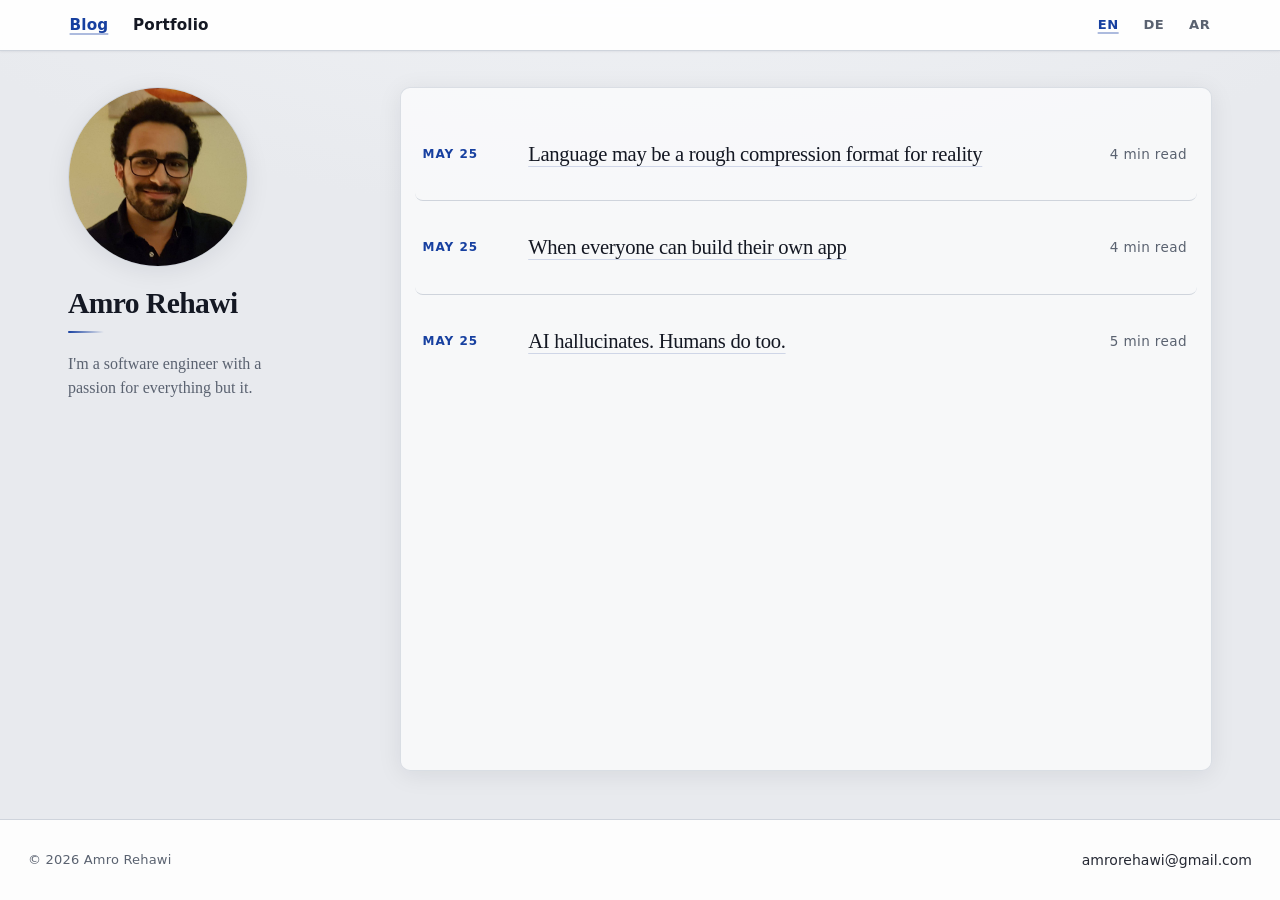
<file: index.html>
<!DOCTYPE html>
<html lang="en">
<head>
    <meta charset="UTF-8">
    <meta name="viewport" content="width=device-width, initial-scale=1.0">
    <meta name="description" content="Amro Rehawi — software engineer. Blog-style index with recent posts.">
    <meta name="theme-color" content="#e8eaee">
    <meta name="color-scheme" content="light">
    <title>Amro Rehawi</title>
    <link rel="stylesheet" href="style.css?v=18">
</head>
<body>
    <a class="skip-link" href="#main">Skip to content</a>
    <header class="site-header">
        <nav aria-label="Primary navigation">
            <ul class="site-nav">
                <li><a href="index.html" aria-current="page">Blog</a></li>
                <li><a href="portfolio.html">Portfolio</a></li>
            </ul>
            <ul class="language-switcher" aria-label="Language selection">
                <li><a href="index.html" aria-current="true">EN</a></li>
                <li><a href="index-de.html">DE</a></li>
                <li><a href="index-ar.html">AR</a></li>
            </ul>
        </nav>
    </header>
    <main id="main" class="layout-home">
        <aside id="author-section" aria-label="About the author">
            <img src="src/SelfPic.jpg" id="author-photo" width="180" height="180" alt="Portrait of Amro Rehawi">
            <h1>Amro Rehawi</h1>
            <p class="tagline">I'm a software engineer with a passion for everything but it.</p>
        </aside>
        <div class="main-content">
            <h2 class="visually-hidden">Recent posts</h2>
            <ul class="article-list">
                <li>
                    <span class="date">May 25</span>
                    <a href="article-digital-reality.html">Language may be a rough compression format for reality</a>
                    <span class="time">4 min read</span>
                </li>
                <li>
                    <span class="date">May 25</span>
                    <a href="article-personal-apps.html">When everyone can build their own app</a>
                    <span class="time">4 min read</span>
                </li>
                <li>
                    <span class="date">May 25</span>
                    <a href="article-ai-hallucinations.html">AI hallucinates. Humans do too.</a>
                    <span class="time">5 min read</span>
                </li>
            </ul>
        </div>
    </main>
    <footer class="site-footer" aria-label="Site footer">
        <small>© 2026 Amro Rehawi</small>
        <ul>
            <li><a href="#" rel="noopener noreferrer" aria-label="email">amrorehawi@gmail.com</a></li>
        </ul>
    </footer>
</body>
</html>
</file>
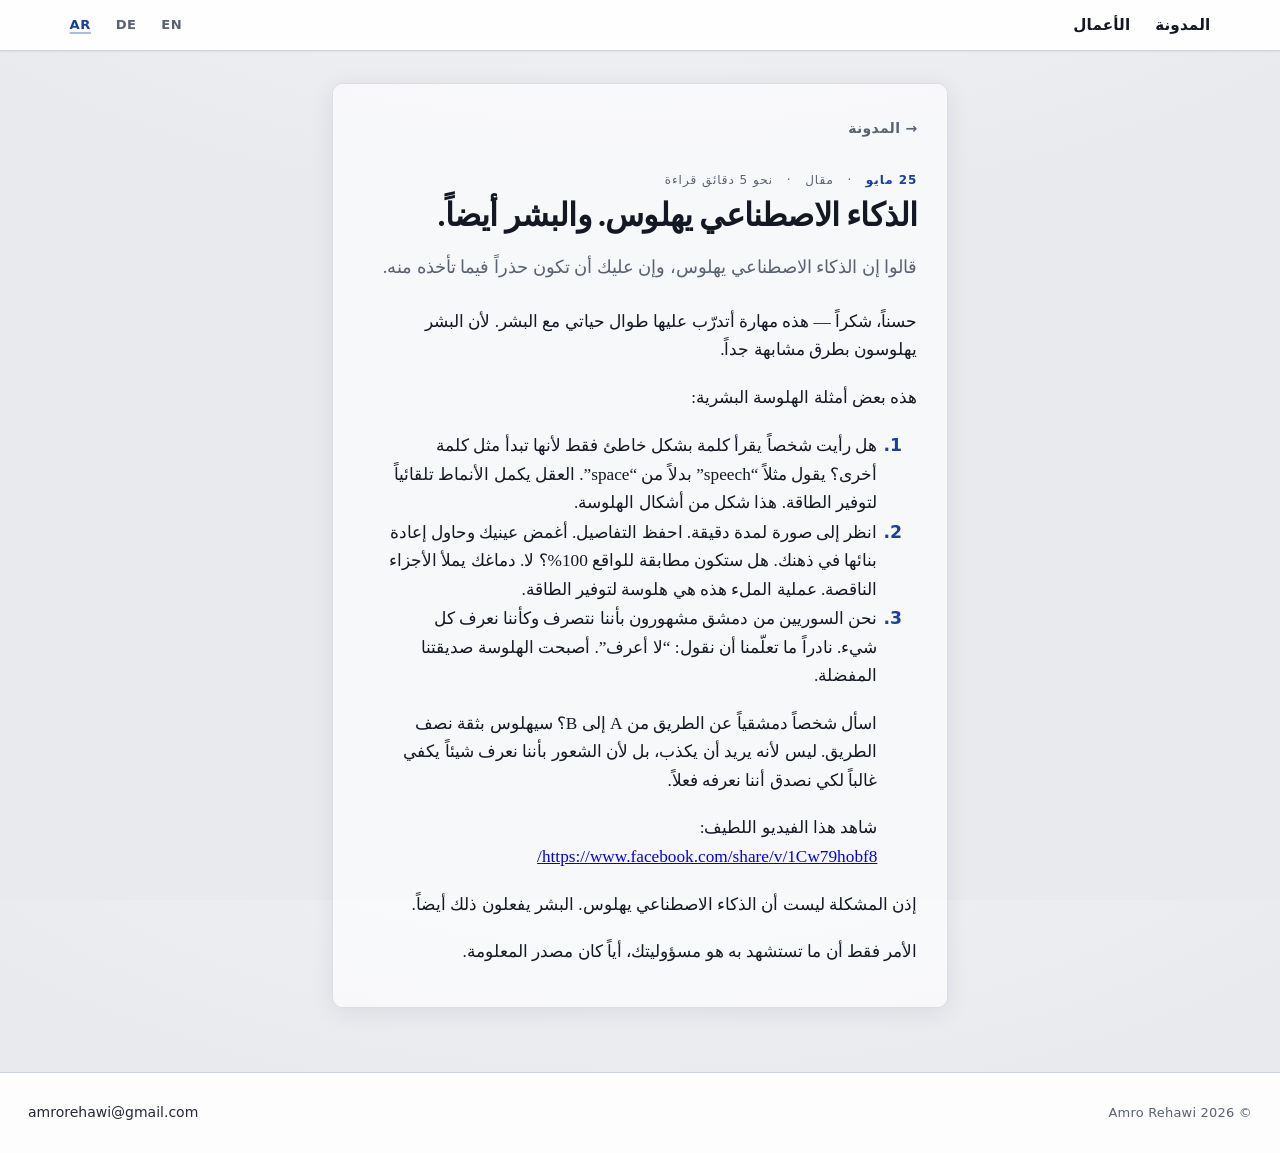
<file: article-ai-hallucinations-ar.html>
<!DOCTYPE html>
<html lang="ar" dir="rtl">
<head>
    <meta charset="UTF-8">
    <meta name="viewport" content="width=device-width, initial-scale=1.0">
    <meta name="description" content="مقال قصير عن هلوسة الذكاء الاصطناعي والذاكرة البشرية والثقة والمسؤولية عند الاستشهاد بالمعلومات.">
    <meta name="theme-color" content="#e8eaee">
    <meta name="color-scheme" content="light">
    <title>الذكاء الاصطناعي يهلوس. والبشر أيضاً. — Amro Rehawi</title>
    <link rel="stylesheet" href="style.css?v=18">
</head>
<body>
    <a class="skip-link" href="#main">تخطَّ إلى المحتوى</a>
    <header class="site-header">
        <nav aria-label="التنقل الرئيسي">
            <ul class="site-nav">
                <li><a href="index-ar.html">المدونة</a></li>
                <li><a href="portfolio-ar.html">الأعمال</a></li>
            </ul>
            <ul class="language-switcher" aria-label="اختيار اللغة">
                <li><a href="article-ai-hallucinations.html">EN</a></li>
                <li><a href="article-ai-hallucinations-de.html">DE</a></li>
                <li><a href="article-ai-hallucinations-ar.html" aria-current="true">AR</a></li>
            </ul>
        </nav>
    </header>
    <main id="main" class="layout-inner readable">
        <article class="inner-panel">
            <a href="index-ar.html" class="back-link">→ المدونة</a>
            <header>
                <p class="article-meta">
                    <strong><time datetime="2026-05-25">25 مايو</time></strong>
                    <span aria-hidden="true">·</span>
                    <span>مقال</span>
                    <span aria-hidden="true">·</span>
                    <span>نحو 5 دقائق قراءة</span>
                </p>
                <h1 class="article-heading">الذكاء الاصطناعي يهلوس. والبشر أيضاً.</h1>
                <p class="article-intro">قالوا إن الذكاء الاصطناعي يهلوس، وإن عليك أن تكون حذراً فيما تأخذه منه.</p>
            </header>
            <div class="article-body">
                <p>حسناً، شكراً — هذه مهارة أتدرّب عليها طوال حياتي مع البشر. لأن البشر يهلوسون بطرق مشابهة جداً.</p>

                <p>هذه بعض أمثلة الهلوسة البشرية:</p>

                <ol>
                    <li>
                        <p>هل رأيت شخصاً يقرأ كلمة بشكل خاطئ فقط لأنها تبدأ مثل كلمة أخرى؟ يقول مثلاً “speech” بدلاً من “space”. العقل يكمل الأنماط تلقائياً لتوفير الطاقة. هذا شكل من أشكال الهلوسة.</p>
                    </li>
                    <li>
                        <p>انظر إلى صورة لمدة دقيقة. احفظ التفاصيل. أغمض عينيك وحاول إعادة بنائها في ذهنك. هل ستكون مطابقة للواقع 100%؟ لا. دماغك يملأ الأجزاء الناقصة. عملية الملء هذه هي هلوسة لتوفير الطاقة.</p>
                    </li>
                    <li>
                        <p>نحن السوريين من دمشق مشهورون بأننا نتصرف وكأننا نعرف كل شيء. نادراً ما تعلّمنا أن نقول: “لا أعرف”. أصبحت الهلوسة صديقتنا المفضلة.</p>
                        <p>اسأل شخصاً دمشقياً عن الطريق من A إلى B؟ سيهلوس بثقة نصف الطريق. ليس لأنه يريد أن يكذب، بل لأن الشعور بأننا نعرف شيئاً يكفي غالباً لكي نصدق أننا نعرفه فعلاً.</p>
                        <p>شاهد هذا الفيديو اللطيف: <a href="https://www.facebook.com/share/v/1Cw79hobf8/" target="_blank" rel="noopener noreferrer">https://www.facebook.com/share/v/1Cw79hobf8/</a></p>
                    </li>
                </ol>

                <p>إذن المشكلة ليست أن الذكاء الاصطناعي يهلوس. البشر يفعلون ذلك أيضاً.</p>
                <p>الأمر فقط أن ما تستشهد به هو مسؤوليتك، أياً كان مصدر المعلومة.</p>
            </div>
        </article>
    </main>
    <footer class="site-footer" aria-label="تذييل الموقع">
        <small>© 2026 Amro Rehawi</small>
        <ul>
            <li><a href="#" rel="noopener noreferrer" aria-label="البريد الإلكتروني">amrorehawi@gmail.com</a></li>
        </ul>
    </footer>
</body>
</html>
</file>
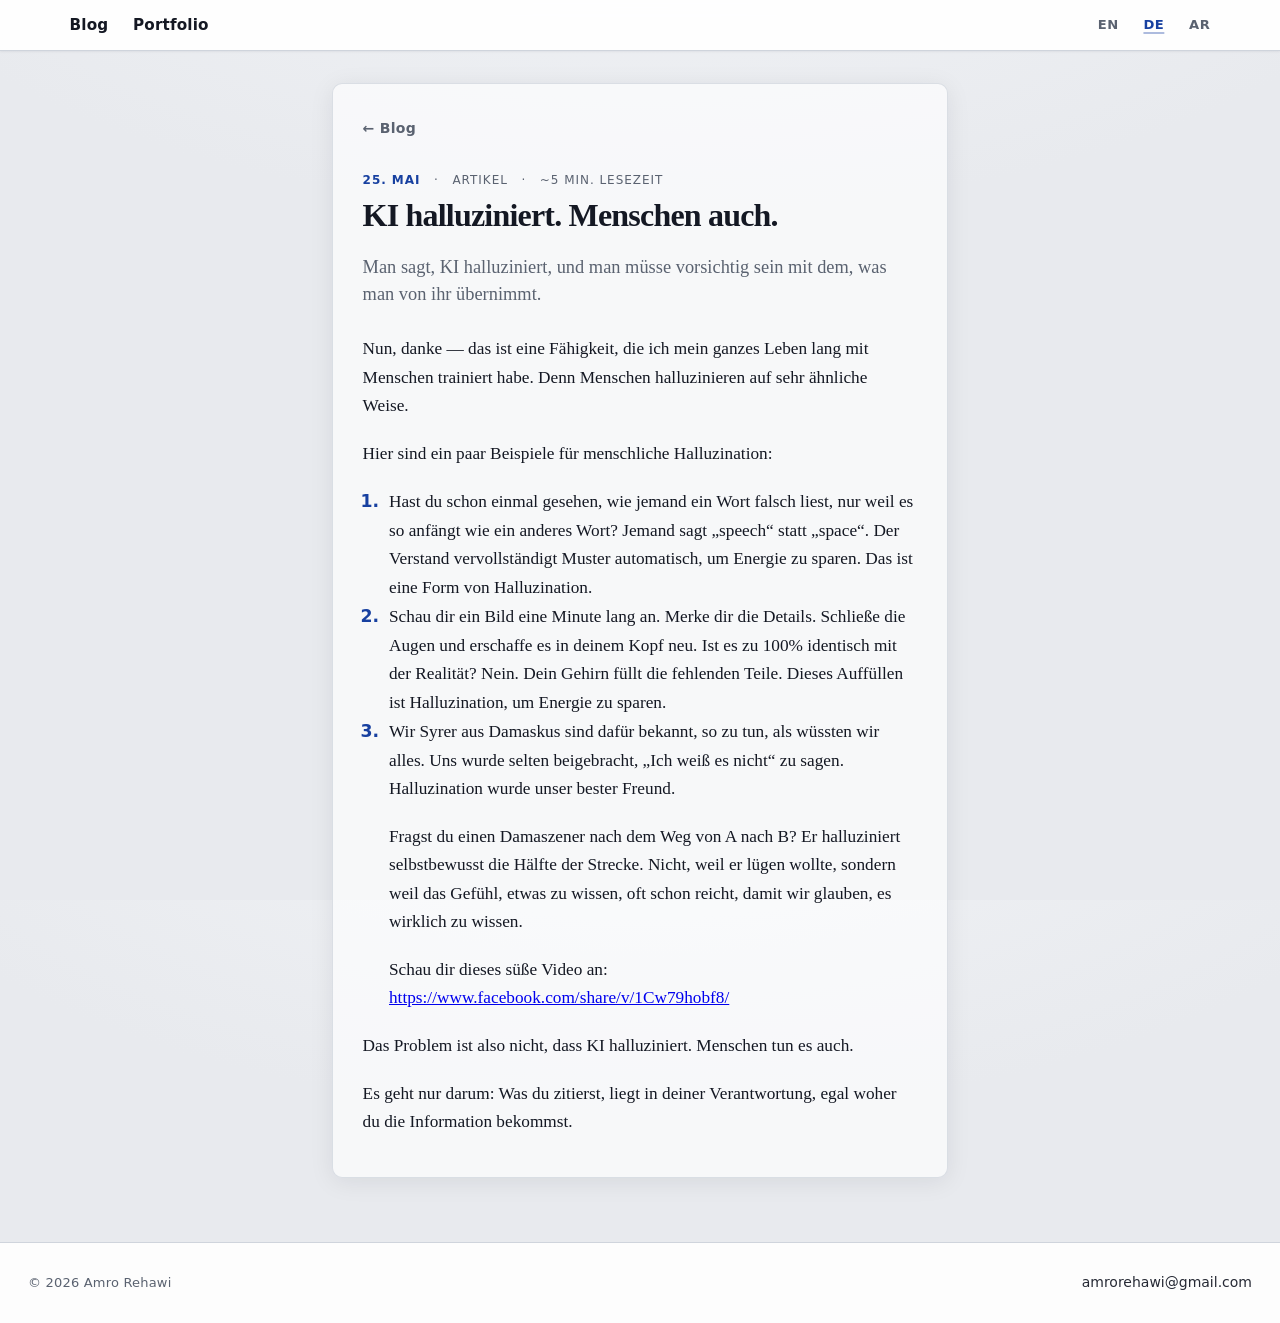
<file: article-ai-hallucinations-de.html>
<!DOCTYPE html>
<html lang="de">
<head>
    <meta charset="UTF-8">
    <meta name="viewport" content="width=device-width, initial-scale=1.0">
    <meta name="description" content="Ein kurzer Artikel über KI-Halluzinationen, menschliche Erinnerung, Selbstsicherheit und Verantwortung beim Zitieren von Informationen.">
    <meta name="theme-color" content="#e8eaee">
    <meta name="color-scheme" content="light">
    <title>KI halluziniert. Menschen auch. — Amro Rehawi</title>
    <link rel="stylesheet" href="style.css?v=18">
</head>
<body>
    <a class="skip-link" href="#main">Zum Inhalt springen</a>
    <header class="site-header">
        <nav aria-label="Hauptnavigation">
            <ul class="site-nav">
                <li><a href="index-de.html">Blog</a></li>
                <li><a href="portfolio-de.html">Portfolio</a></li>
            </ul>
            <ul class="language-switcher" aria-label="Sprachauswahl">
                <li><a href="article-ai-hallucinations.html">EN</a></li>
                <li><a href="article-ai-hallucinations-de.html" aria-current="true">DE</a></li>
                <li><a href="article-ai-hallucinations-ar.html">AR</a></li>
            </ul>
        </nav>
    </header>
    <main id="main" class="layout-inner readable">
        <article class="inner-panel">
            <a href="index-de.html" class="back-link">← Blog</a>
            <header>
                <p class="article-meta">
                    <strong><time datetime="2026-05-25">25. Mai</time></strong>
                    <span aria-hidden="true">·</span>
                    <span>Artikel</span>
                    <span aria-hidden="true">·</span>
                    <span>~5 Min. Lesezeit</span>
                </p>
                <h1 class="article-heading">KI halluziniert. Menschen auch.</h1>
                <p class="article-intro">Man sagt, KI halluziniert, und man müsse vorsichtig sein mit dem, was man von ihr übernimmt.</p>
            </header>
            <div class="article-body">
                <p>Nun, danke — das ist eine Fähigkeit, die ich mein ganzes Leben lang mit Menschen trainiert habe. Denn Menschen halluzinieren auf sehr ähnliche Weise.</p>

                <p>Hier sind ein paar Beispiele für menschliche Halluzination:</p>

                <ol>
                    <li>
                        <p>Hast du schon einmal gesehen, wie jemand ein Wort falsch liest, nur weil es so anfängt wie ein anderes Wort? Jemand sagt „speech“ statt „space“. Der Verstand vervollständigt Muster automatisch, um Energie zu sparen. Das ist eine Form von Halluzination.</p>
                    </li>
                    <li>
                        <p>Schau dir ein Bild eine Minute lang an. Merke dir die Details. Schließe die Augen und erschaffe es in deinem Kopf neu. Ist es zu 100% identisch mit der Realität? Nein. Dein Gehirn füllt die fehlenden Teile. Dieses Auffüllen ist Halluzination, um Energie zu sparen.</p>
                    </li>
                    <li>
                        <p>Wir Syrer aus Damaskus sind dafür bekannt, so zu tun, als wüssten wir alles. Uns wurde selten beigebracht, „Ich weiß es nicht“ zu sagen. Halluzination wurde unser bester Freund.</p>
                        <p>Fragst du einen Damaszener nach dem Weg von A nach B? Er halluziniert selbstbewusst die Hälfte der Strecke. Nicht, weil er lügen wollte, sondern weil das Gefühl, etwas zu wissen, oft schon reicht, damit wir glauben, es wirklich zu wissen.</p>
                        <p>Schau dir dieses süße Video an: <a href="https://www.facebook.com/share/v/1Cw79hobf8/" target="_blank" rel="noopener noreferrer">https://www.facebook.com/share/v/1Cw79hobf8/</a></p>
                    </li>
                </ol>

                <p>Das Problem ist also nicht, dass KI halluziniert. Menschen tun es auch.</p>
                <p>Es geht nur darum: Was du zitierst, liegt in deiner Verantwortung, egal woher du die Information bekommst.</p>
            </div>
        </article>
    </main>
    <footer class="site-footer" aria-label="Seitenfuß">
        <small>© 2026 Amro Rehawi</small>
        <ul>
            <li><a href="#" rel="noopener noreferrer" aria-label="E-Mail">amrorehawi@gmail.com</a></li>
        </ul>
    </footer>
</body>
</html>
</file>
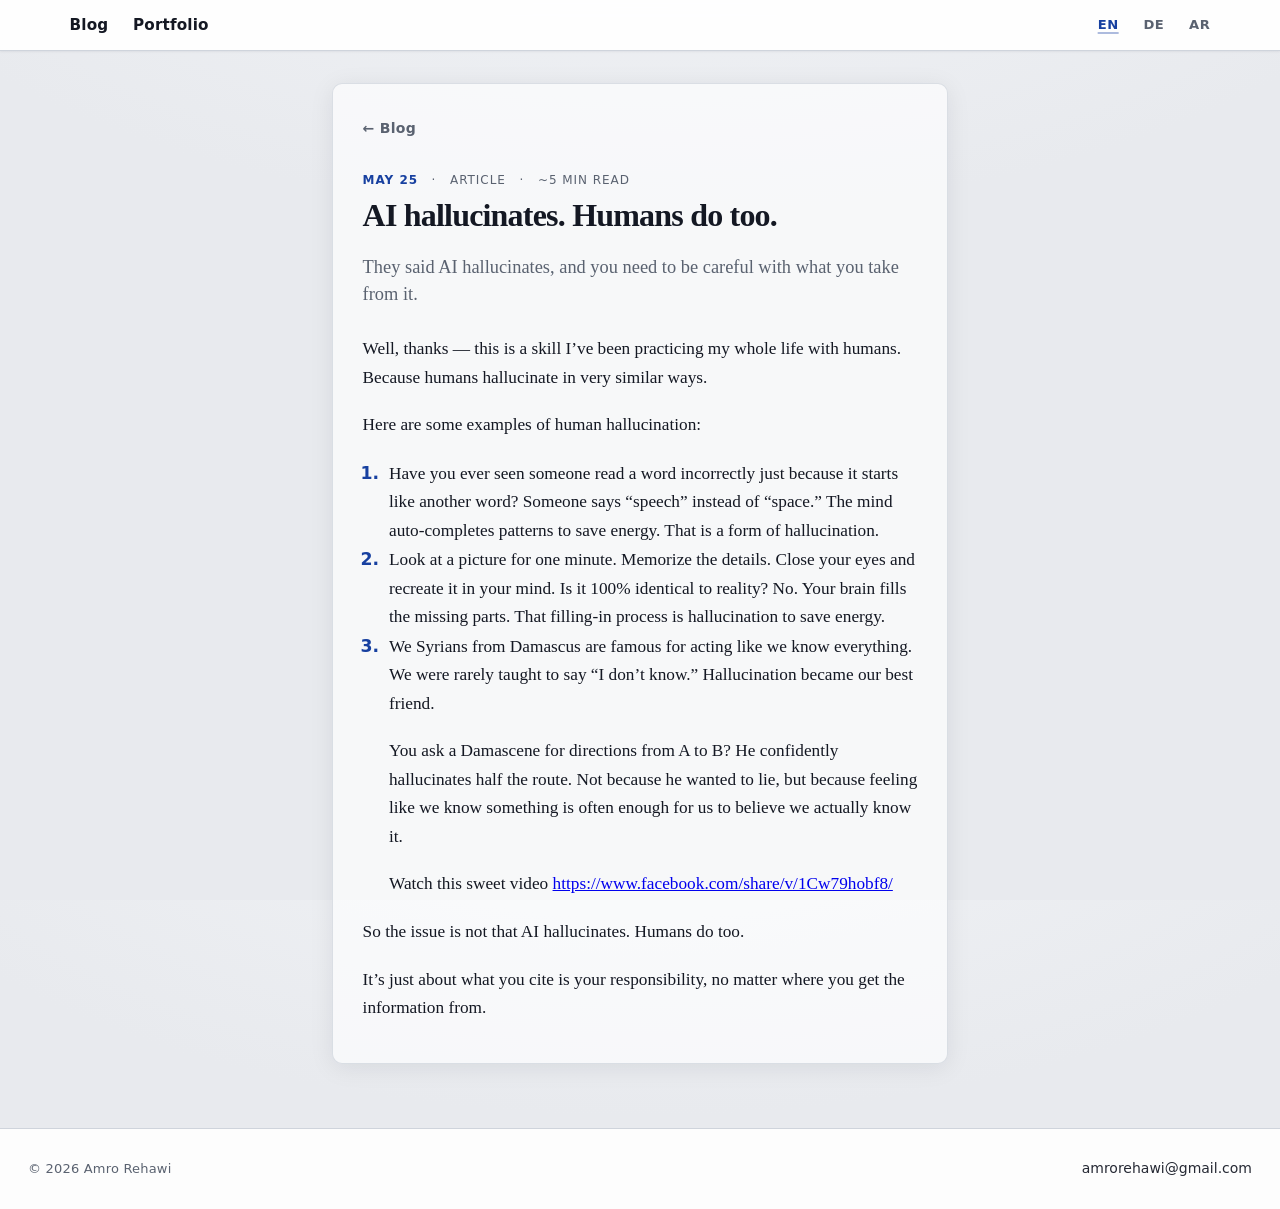
<file: article-ai-hallucinations.html>
<!DOCTYPE html>
<html lang="en">
<head>
    <meta charset="UTF-8">
    <meta name="viewport" content="width=device-width, initial-scale=1.0">
    <meta name="description" content="A short article about AI hallucination, human memory, confidence, and responsibility when citing information.">
    <meta name="theme-color" content="#e8eaee">
    <meta name="color-scheme" content="light">
    <title>AI hallucinates. Humans do too. — Amro Rehawi</title>
    <link rel="stylesheet" href="style.css?v=18">
</head>
<body>
    <a class="skip-link" href="#main">Skip to content</a>
    <header class="site-header">
        <nav aria-label="Primary navigation">
            <ul class="site-nav">
                <li><a href="index.html">Blog</a></li>
                <li><a href="portfolio.html">Portfolio</a></li>
            </ul>
            <ul class="language-switcher" aria-label="Language selection">
                <li><a href="article-ai-hallucinations.html" aria-current="true">EN</a></li>
                <li><a href="article-ai-hallucinations-de.html">DE</a></li>
                <li><a href="article-ai-hallucinations-ar.html">AR</a></li>
            </ul>
        </nav>
    </header>
    <main id="main" class="layout-inner readable">
        <article class="inner-panel">
            <a href="index.html" class="back-link">← Blog</a>
            <header>
                <p class="article-meta">
                    <strong><time datetime="2026-05-25">May 25</time></strong>
                    <span aria-hidden="true">·</span>
                    <span>Article</span>
                    <span aria-hidden="true">·</span>
                    <span>~5 min read</span>
                </p>
                <h1 class="article-heading">AI hallucinates. Humans do too.</h1>
                <p class="article-intro">They said AI hallucinates, and you need to be careful with what you take from it.</p>
            </header>
            <div class="article-body">
                <p>Well, thanks — this is a skill I’ve been practicing my whole life with humans. Because humans hallucinate in very similar ways.</p>

                <p>Here are some examples of human hallucination:</p>

                <ol>
                    <li>
                        <p>Have you ever seen someone read a word incorrectly just because it starts like another word? Someone says “speech” instead of “space.” The mind auto-completes patterns to save energy. That is a form of hallucination.</p>
                    </li>
                    <li>
                        <p>Look at a picture for one minute. Memorize the details. Close your eyes and recreate it in your mind. Is it 100% identical to reality? No. Your brain fills the missing parts. That filling-in process is hallucination to save energy.</p>
                    </li>
                    <li>
                        <p>We Syrians from Damascus are famous for acting like we know everything. We were rarely taught to say “I don’t know.” Hallucination became our best friend.</p>
                        <p>You ask a Damascene for directions from A to B? He confidently hallucinates half the route. Not because he wanted to lie, but because feeling like we know something is often enough for us to believe we actually know it.</p>
                        <p>Watch this sweet video <a href="https://www.facebook.com/share/v/1Cw79hobf8/" target="_blank" rel="noopener noreferrer">https://www.facebook.com/share/v/1Cw79hobf8/</a></p>
                    </li>
                </ol>

                <p>So the issue is not that AI hallucinates. Humans do too.</p>
                <p>It’s just about what you cite is your responsibility, no matter where you get the information from.</p>
            </div>
        </article>
    </main>
    <footer class="site-footer" aria-label="Site footer">
        <small>© 2026 Amro Rehawi</small>
        <ul>
            <li><a href="#" rel="noopener noreferrer" aria-label="email">amrorehawi@gmail.com</a></li>
        </ul>
    </footer>
</body>
</html>
</file>
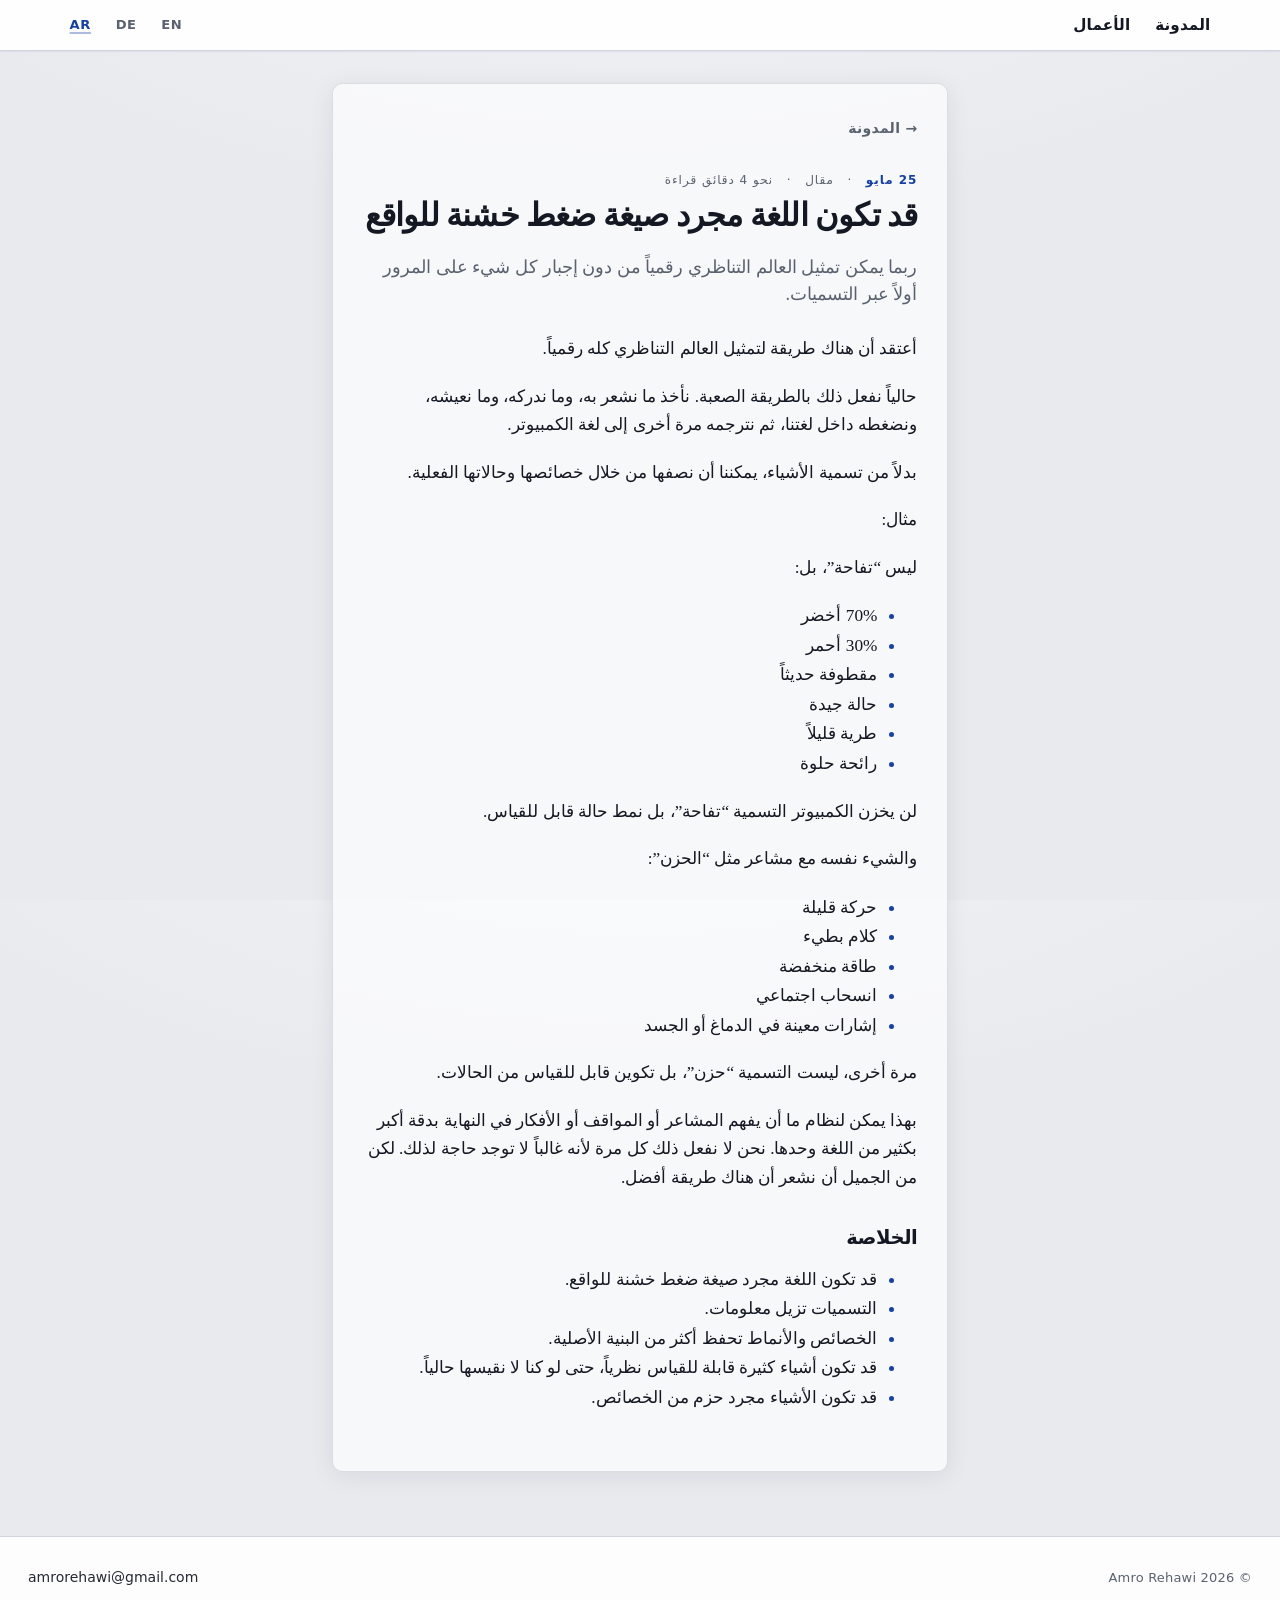
<file: article-digital-reality-ar.html>
<!DOCTYPE html>
<html lang="ar" dir="rtl">
<head>
    <meta charset="UTF-8">
    <meta name="viewport" content="width=device-width, initial-scale=1.0">
    <meta name="description" content="مقال قصير عن تمثيل الواقع التناظري رقمياً عبر خصائص وحالات قابلة للقياس بدلاً من التسميات.">
    <meta name="theme-color" content="#e8eaee">
    <meta name="color-scheme" content="light">
    <title>قد تكون اللغة مجرد صيغة ضغط خشنة للواقع — Amro Rehawi</title>
    <link rel="stylesheet" href="style.css?v=18">
</head>
<body>
    <a class="skip-link" href="#main">تخطَّ إلى المحتوى</a>
    <header class="site-header">
        <nav aria-label="التنقل الرئيسي">
            <ul class="site-nav">
                <li><a href="index-ar.html">المدونة</a></li>
                <li><a href="portfolio-ar.html">الأعمال</a></li>
            </ul>
            <ul class="language-switcher" aria-label="اختيار اللغة">
                <li><a href="article-digital-reality.html">EN</a></li>
                <li><a href="article-digital-reality-de.html">DE</a></li>
                <li><a href="article-digital-reality-ar.html" aria-current="true">AR</a></li>
            </ul>
        </nav>
    </header>
    <main id="main" class="layout-inner readable">
        <article class="inner-panel">
            <a href="index-ar.html" class="back-link">→ المدونة</a>
            <header>
                <p class="article-meta">
                    <strong><time datetime="2026-05-25">25 مايو</time></strong>
                    <span aria-hidden="true">·</span>
                    <span>مقال</span>
                    <span aria-hidden="true">·</span>
                    <span>نحو 4 دقائق قراءة</span>
                </p>
                <h1 class="article-heading">قد تكون اللغة مجرد صيغة ضغط خشنة للواقع</h1>
                <p class="article-intro">ربما يمكن تمثيل العالم التناظري رقمياً من دون إجبار كل شيء على المرور أولاً عبر التسميات.</p>
            </header>
            <div class="article-body">
                <p>أعتقد أن هناك طريقة لتمثيل العالم التناظري كله رقمياً.</p>

                <p>حالياً نفعل ذلك بالطريقة الصعبة. نأخذ ما نشعر به، وما ندركه، وما نعيشه، ونضغطه داخل لغتنا، ثم نترجمه مرة أخرى إلى لغة الكمبيوتر.</p>

                <p>بدلاً من تسمية الأشياء، يمكننا أن نصفها من خلال خصائصها وحالاتها الفعلية.</p>

                <p>مثال:</p>

                <p>ليس “تفاحة”، بل:</p>

                <ul>
                    <li>70% أخضر</li>
                    <li>30% أحمر</li>
                    <li>مقطوفة حديثاً</li>
                    <li>حالة جيدة</li>
                    <li>طرية قليلاً</li>
                    <li>رائحة حلوة</li>
                </ul>

                <p>لن يخزن الكمبيوتر التسمية “تفاحة”، بل نمط حالة قابل للقياس.</p>

                <p>والشيء نفسه مع مشاعر مثل “الحزن”:</p>

                <ul>
                    <li>حركة قليلة</li>
                    <li>كلام بطيء</li>
                    <li>طاقة منخفضة</li>
                    <li>انسحاب اجتماعي</li>
                    <li>إشارات معينة في الدماغ أو الجسد</li>
                </ul>

                <p>مرة أخرى، ليست التسمية “حزن”، بل تكوين قابل للقياس من الحالات.</p>

                <p>بهذا يمكن لنظام ما أن يفهم المشاعر أو المواقف أو الأفكار في النهاية بدقة أكبر بكثير من اللغة وحدها. نحن لا نفعل ذلك كل مرة لأنه غالباً لا توجد حاجة لذلك. لكن من الجميل أن نشعر أن هناك طريقة أفضل.</p>

                <h2>الخلاصة</h2>
                <ul>
                    <li>قد تكون اللغة مجرد صيغة ضغط خشنة للواقع.</li>
                    <li>التسميات تزيل معلومات.</li>
                    <li>الخصائص والأنماط تحفظ أكثر من البنية الأصلية.</li>
                    <li>قد تكون أشياء كثيرة قابلة للقياس نظرياً، حتى لو كنا لا نقيسها حالياً.</li>
                    <li>قد تكون الأشياء مجرد حزم من الخصائص.</li>
                </ul>
            </div>
        </article>
    </main>
    <footer class="site-footer" aria-label="تذييل الموقع">
        <small>© 2026 Amro Rehawi</small>
        <ul>
            <li><a href="#" rel="noopener noreferrer" aria-label="البريد الإلكتروني">amrorehawi@gmail.com</a></li>
        </ul>
    </footer>
</body>
</html>
</file>
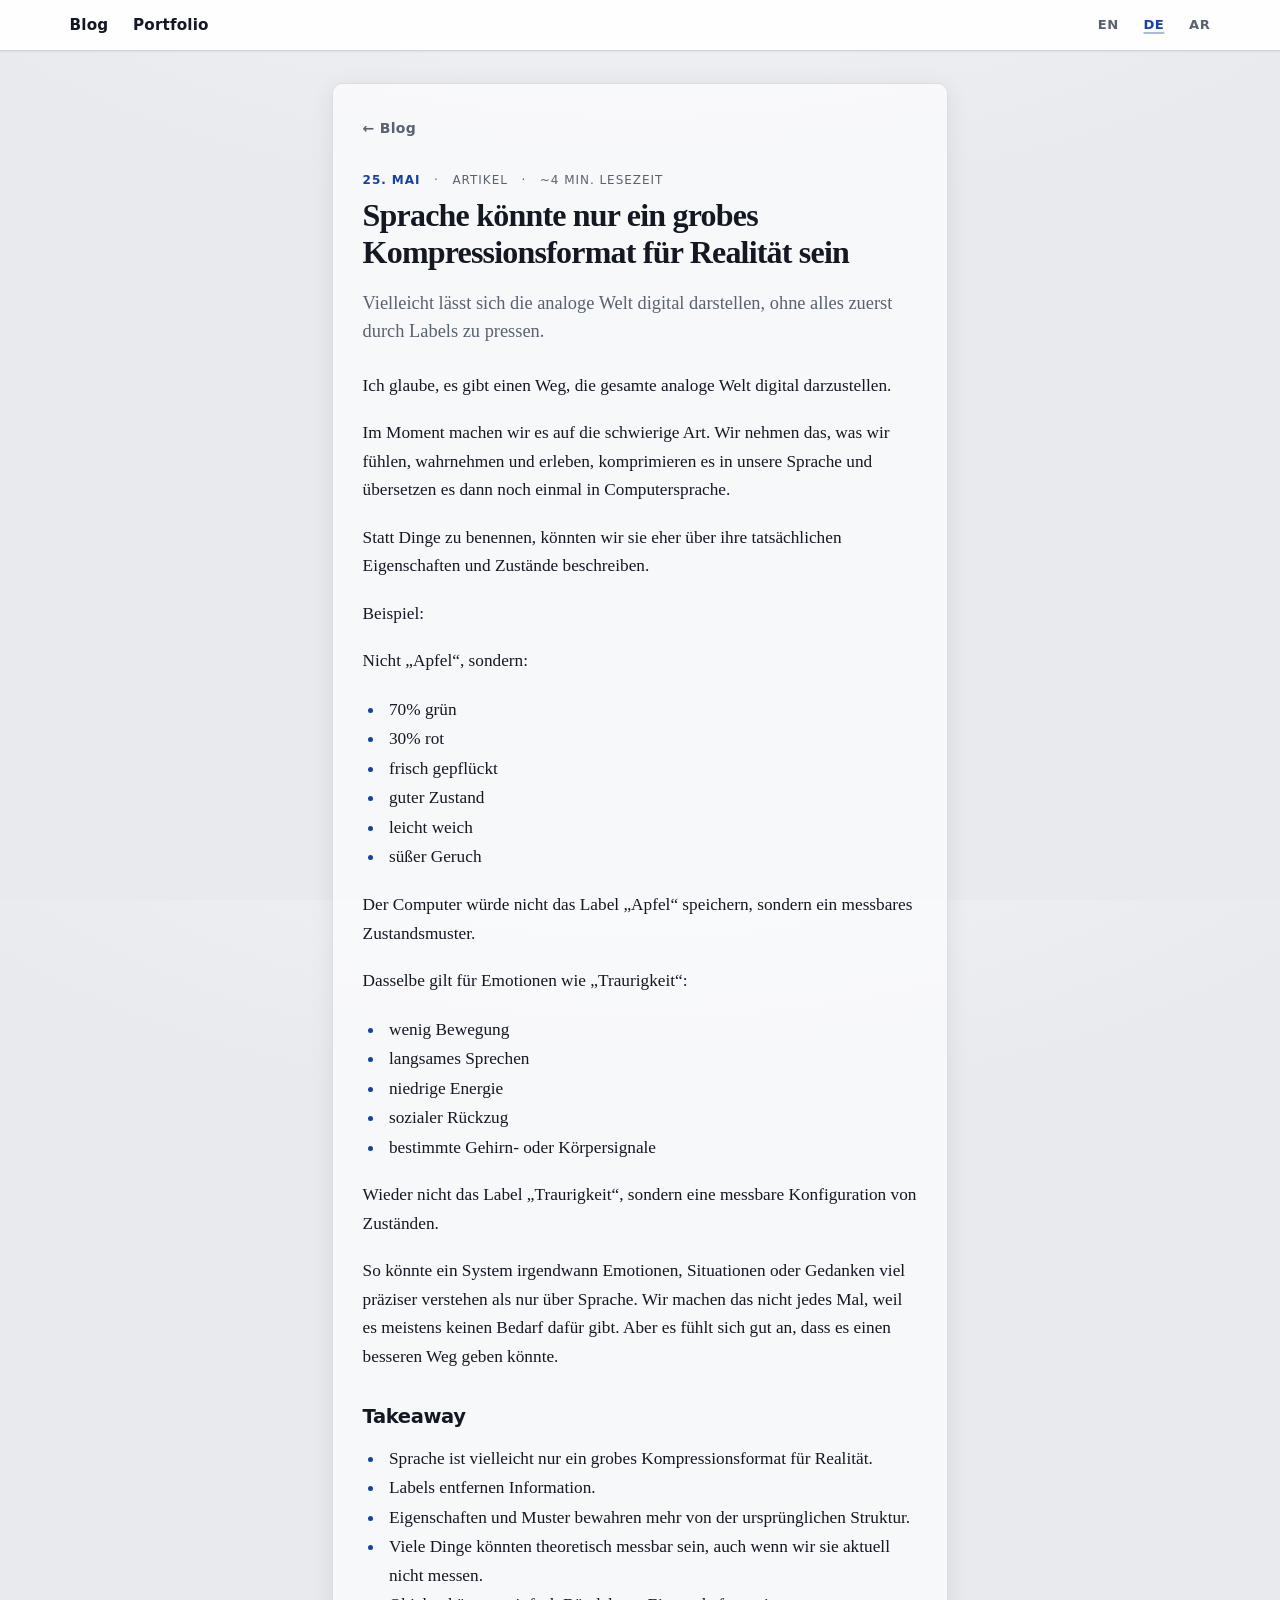
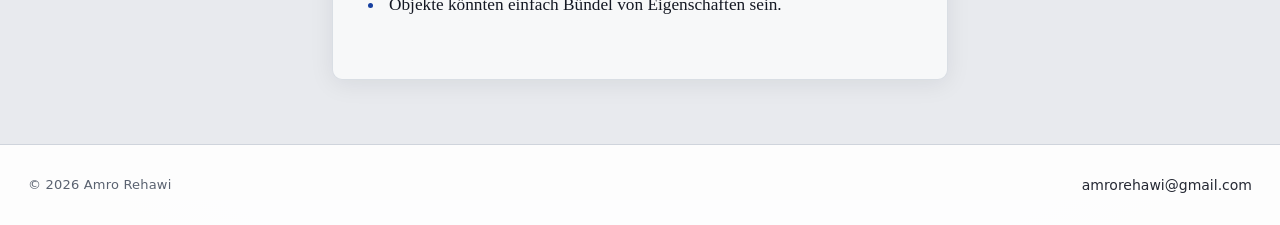
<file: article-digital-reality-de.html>
<!DOCTYPE html>
<html lang="de">
<head>
    <meta charset="UTF-8">
    <meta name="viewport" content="width=device-width, initial-scale=1.0">
    <meta name="description" content="Ein kurzer Artikel darüber, analoge Realität digital über messbare Eigenschaften und Zustandsmuster statt über Labels darzustellen.">
    <meta name="theme-color" content="#e8eaee">
    <meta name="color-scheme" content="light">
    <title>Sprache könnte nur ein grobes Kompressionsformat für Realität sein — Amro Rehawi</title>
    <link rel="stylesheet" href="style.css?v=18">
</head>
<body>
    <a class="skip-link" href="#main">Zum Inhalt springen</a>
    <header class="site-header">
        <nav aria-label="Hauptnavigation">
            <ul class="site-nav">
                <li><a href="index-de.html">Blog</a></li>
                <li><a href="portfolio-de.html">Portfolio</a></li>
            </ul>
            <ul class="language-switcher" aria-label="Sprachauswahl">
                <li><a href="article-digital-reality.html">EN</a></li>
                <li><a href="article-digital-reality-de.html" aria-current="true">DE</a></li>
                <li><a href="article-digital-reality-ar.html">AR</a></li>
            </ul>
        </nav>
    </header>
    <main id="main" class="layout-inner readable">
        <article class="inner-panel">
            <a href="index-de.html" class="back-link">← Blog</a>
            <header>
                <p class="article-meta">
                    <strong><time datetime="2026-05-25">25. Mai</time></strong>
                    <span aria-hidden="true">·</span>
                    <span>Artikel</span>
                    <span aria-hidden="true">·</span>
                    <span>~4 Min. Lesezeit</span>
                </p>
                <h1 class="article-heading">Sprache könnte nur ein grobes Kompressionsformat für Realität sein</h1>
                <p class="article-intro">Vielleicht lässt sich die analoge Welt digital darstellen, ohne alles zuerst durch Labels zu pressen.</p>
            </header>
            <div class="article-body">
                <p>Ich glaube, es gibt einen Weg, die gesamte analoge Welt digital darzustellen.</p>

                <p>Im Moment machen wir es auf die schwierige Art. Wir nehmen das, was wir fühlen, wahrnehmen und erleben, komprimieren es in unsere Sprache und übersetzen es dann noch einmal in Computersprache.</p>

                <p>Statt Dinge zu benennen, könnten wir sie eher über ihre tatsächlichen Eigenschaften und Zustände beschreiben.</p>

                <p>Beispiel:</p>

                <p>Nicht „Apfel“, sondern:</p>

                <ul>
                    <li>70% grün</li>
                    <li>30% rot</li>
                    <li>frisch gepflückt</li>
                    <li>guter Zustand</li>
                    <li>leicht weich</li>
                    <li>süßer Geruch</li>
                </ul>

                <p>Der Computer würde nicht das Label „Apfel“ speichern, sondern ein messbares Zustandsmuster.</p>

                <p>Dasselbe gilt für Emotionen wie „Traurigkeit“:</p>

                <ul>
                    <li>wenig Bewegung</li>
                    <li>langsames Sprechen</li>
                    <li>niedrige Energie</li>
                    <li>sozialer Rückzug</li>
                    <li>bestimmte Gehirn- oder Körpersignale</li>
                </ul>

                <p>Wieder nicht das Label „Traurigkeit“, sondern eine messbare Konfiguration von Zuständen.</p>

                <p>So könnte ein System irgendwann Emotionen, Situationen oder Gedanken viel präziser verstehen als nur über Sprache. Wir machen das nicht jedes Mal, weil es meistens keinen Bedarf dafür gibt. Aber es fühlt sich gut an, dass es einen besseren Weg geben könnte.</p>

                <h2>Takeaway</h2>
                <ul>
                    <li>Sprache ist vielleicht nur ein grobes Kompressionsformat für Realität.</li>
                    <li>Labels entfernen Information.</li>
                    <li>Eigenschaften und Muster bewahren mehr von der ursprünglichen Struktur.</li>
                    <li>Viele Dinge könnten theoretisch messbar sein, auch wenn wir sie aktuell nicht messen.</li>
                    <li>Objekte könnten einfach Bündel von Eigenschaften sein.</li>
                </ul>
            </div>
        </article>
    </main>
    <footer class="site-footer" aria-label="Seitenfuß">
        <small>© 2026 Amro Rehawi</small>
        <ul>
            <li><a href="#" rel="noopener noreferrer" aria-label="E-Mail">amrorehawi@gmail.com</a></li>
        </ul>
    </footer>
</body>
</html>
</file>
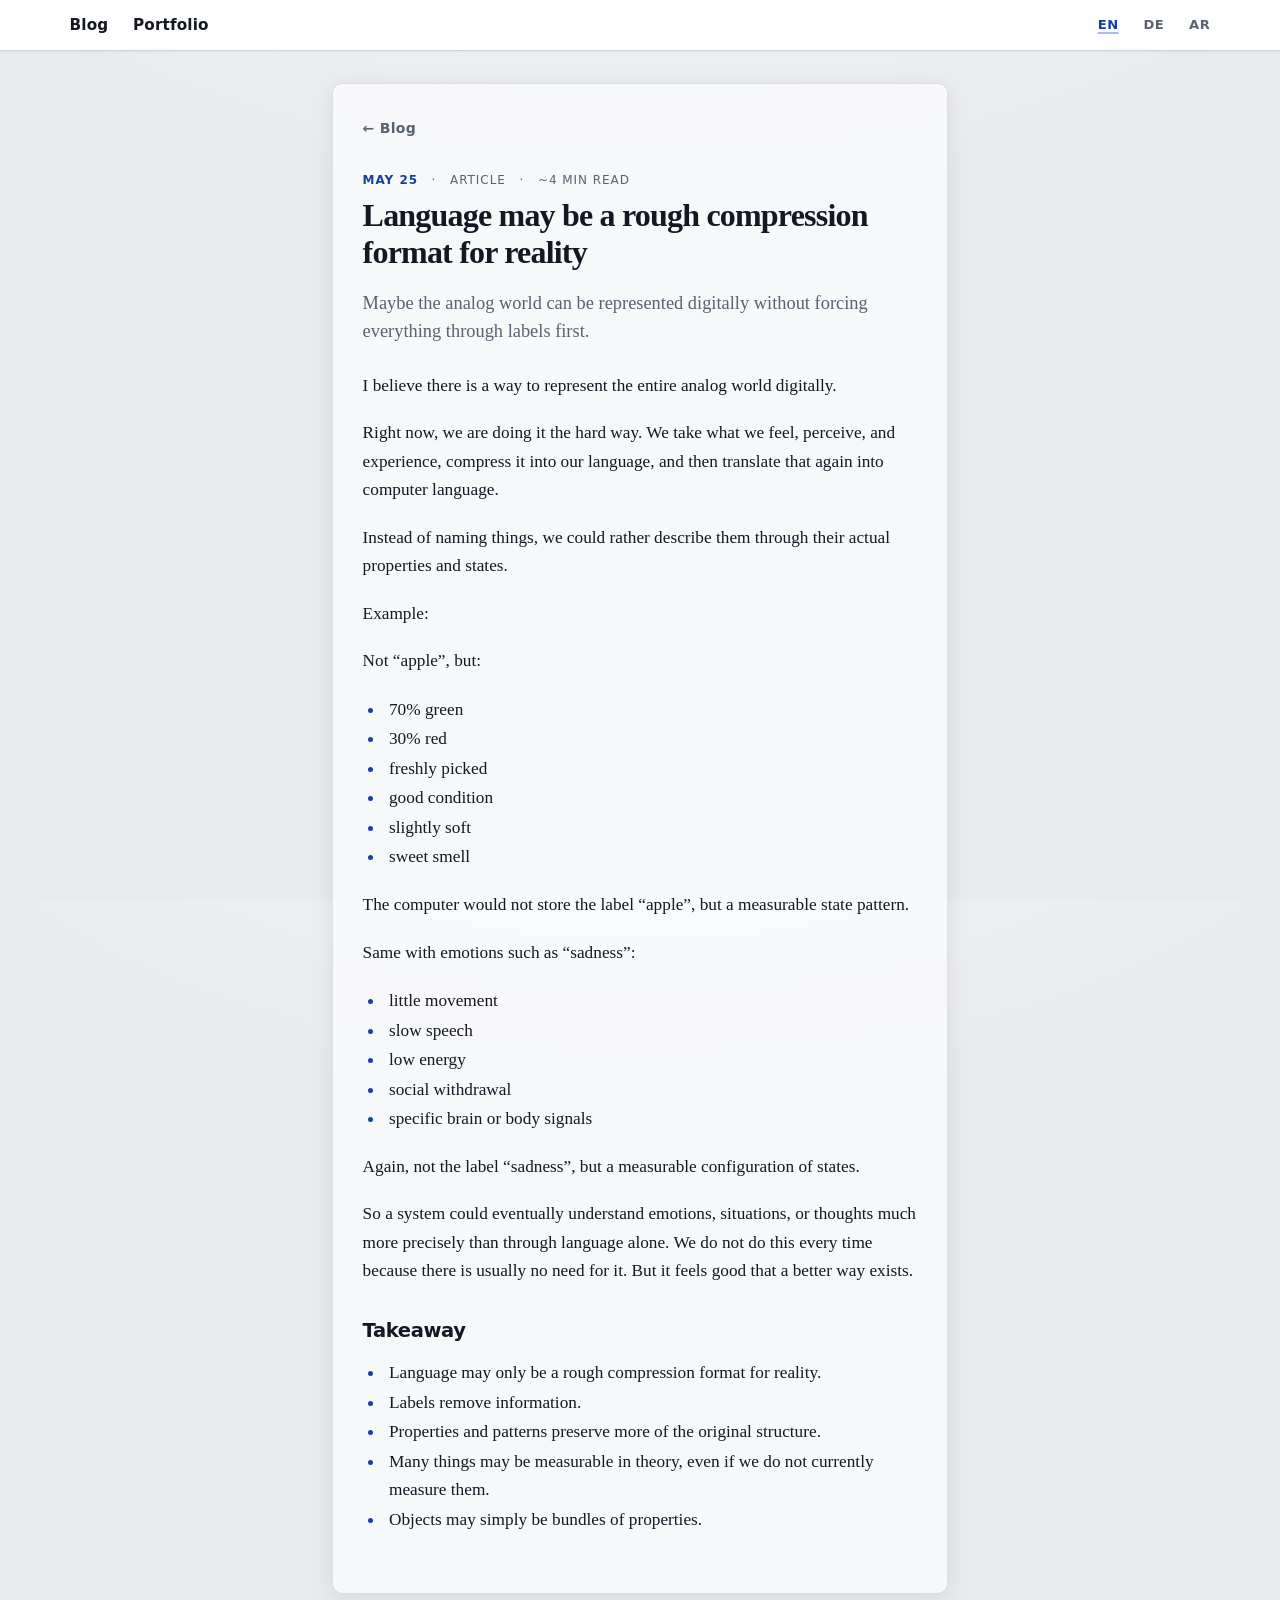
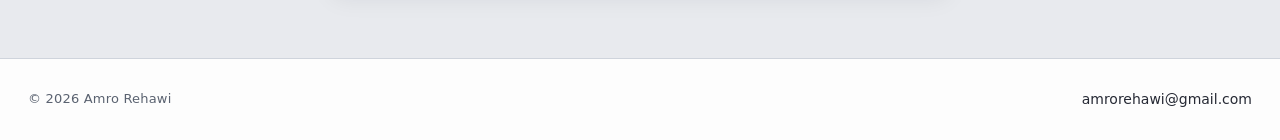
<file: article-digital-reality.html>
<!DOCTYPE html>
<html lang="en">
<head>
    <meta charset="UTF-8">
    <meta name="viewport" content="width=device-width, initial-scale=1.0">
    <meta name="description" content="A short article about representing analog reality digitally through measurable properties and state patterns instead of labels.">
    <meta name="theme-color" content="#e8eaee">
    <meta name="color-scheme" content="light">
    <title>Language may be a rough compression format for reality — Amro Rehawi</title>
    <link rel="stylesheet" href="style.css?v=18">
</head>
<body>
    <a class="skip-link" href="#main">Skip to content</a>
    <header class="site-header">
        <nav aria-label="Primary navigation">
            <ul class="site-nav">
                <li><a href="index.html">Blog</a></li>
                <li><a href="portfolio.html">Portfolio</a></li>
            </ul>
            <ul class="language-switcher" aria-label="Language selection">
                <li><a href="article-digital-reality.html" aria-current="true">EN</a></li>
                <li><a href="article-digital-reality-de.html">DE</a></li>
                <li><a href="article-digital-reality-ar.html">AR</a></li>
            </ul>
        </nav>
    </header>
    <main id="main" class="layout-inner readable">
        <article class="inner-panel">
            <a href="index.html" class="back-link">← Blog</a>
            <header>
                <p class="article-meta">
                    <strong><time datetime="2026-05-25">May 25</time></strong>
                    <span aria-hidden="true">·</span>
                    <span>Article</span>
                    <span aria-hidden="true">·</span>
                    <span>~4 min read</span>
                </p>
                <h1 class="article-heading">Language may be a rough compression format for reality</h1>
                <p class="article-intro">Maybe the analog world can be represented digitally without forcing everything through labels first.</p>
            </header>
            <div class="article-body">
                <p>I believe there is a way to represent the entire analog world digitally.</p>

                <p>Right now, we are doing it the hard way. We take what we feel, perceive, and experience, compress it into our language, and then translate that again into computer language.</p>

                <p>Instead of naming things, we could rather describe them through their actual properties and states.</p>

                <p>Example:</p>

                <p>Not “apple”, but:</p>

                <ul>
                    <li>70% green</li>
                    <li>30% red</li>
                    <li>freshly picked</li>
                    <li>good condition</li>
                    <li>slightly soft</li>
                    <li>sweet smell</li>
                </ul>

                <p>The computer would not store the label “apple”, but a measurable state pattern.</p>

                <p>Same with emotions such as “sadness”:</p>

                <ul>
                    <li>little movement</li>
                    <li>slow speech</li>
                    <li>low energy</li>
                    <li>social withdrawal</li>
                    <li>specific brain or body signals</li>
                </ul>

                <p>Again, not the label “sadness”, but a measurable configuration of states.</p>

                <p>So a system could eventually understand emotions, situations, or thoughts much more precisely than through language alone. We do not do this every time because there is usually no need for it. But it feels good that a better way exists.</p>

                <h2>Takeaway</h2>
                <ul>
                    <li>Language may only be a rough compression format for reality.</li>
                    <li>Labels remove information.</li>
                    <li>Properties and patterns preserve more of the original structure.</li>
                    <li>Many things may be measurable in theory, even if we do not currently measure them.</li>
                    <li>Objects may simply be bundles of properties.</li>
                </ul>
            </div>
        </article>
    </main>
    <footer class="site-footer" aria-label="Site footer">
        <small>© 2026 Amro Rehawi</small>
        <ul>
            <li><a href="#" rel="noopener noreferrer" aria-label="email">amrorehawi@gmail.com</a></li>
        </ul>
    </footer>
</body>
</html>
</file>
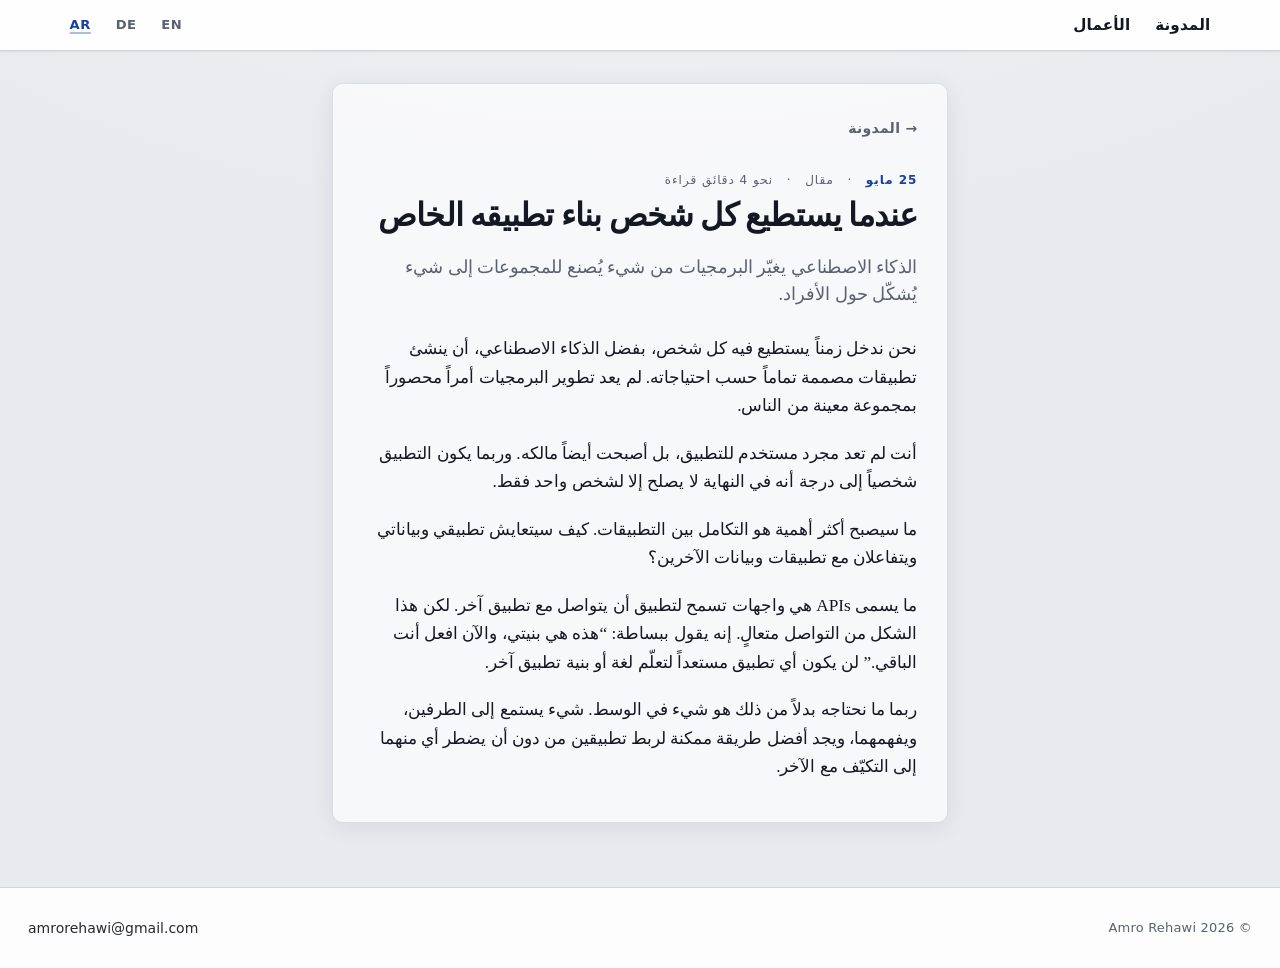
<file: article-personal-apps-ar.html>
<!DOCTYPE html>
<html lang="ar" dir="rtl">
<head>
    <meta charset="UTF-8">
    <meta name="viewport" content="width=device-width, initial-scale=1.0">
    <meta name="description" content="مقال قصير عن الذكاء الاصطناعي والبرمجيات الشخصية وواجهات API والتكامل المستقبلي بين التطبيقات.">
    <meta name="theme-color" content="#e8eaee">
    <meta name="color-scheme" content="light">
    <title>عندما يستطيع كل شخص بناء تطبيقه الخاص — Amro Rehawi</title>
    <link rel="stylesheet" href="style.css?v=18">
</head>
<body>
    <a class="skip-link" href="#main">تخطَّ إلى المحتوى</a>
    <header class="site-header">
        <nav aria-label="التنقل الرئيسي">
            <ul class="site-nav">
                <li><a href="index-ar.html">المدونة</a></li>
                <li><a href="portfolio-ar.html">الأعمال</a></li>
            </ul>
            <ul class="language-switcher" aria-label="اختيار اللغة">
                <li><a href="article-personal-apps.html">EN</a></li>
                <li><a href="article-personal-apps-de.html">DE</a></li>
                <li><a href="article-personal-apps-ar.html" aria-current="true">AR</a></li>
            </ul>
        </nav>
    </header>
    <main id="main" class="layout-inner readable">
        <article class="inner-panel">
            <a href="index-ar.html" class="back-link">→ المدونة</a>
            <header>
                <p class="article-meta">
                    <strong><time datetime="2026-05-25">25 مايو</time></strong>
                    <span aria-hidden="true">·</span>
                    <span>مقال</span>
                    <span aria-hidden="true">·</span>
                    <span>نحو 4 دقائق قراءة</span>
                </p>
                <h1 class="article-heading">عندما يستطيع كل شخص بناء تطبيقه الخاص</h1>
                <p class="article-intro">الذكاء الاصطناعي يغيّر البرمجيات من شيء يُصنع للمجموعات إلى شيء يُشكّل حول الأفراد.</p>
            </header>
            <div class="article-body">
                <p>نحن ندخل زمناً يستطيع فيه كل شخص، بفضل الذكاء الاصطناعي، أن ينشئ تطبيقات مصممة تماماً حسب احتياجاته. لم يعد تطوير البرمجيات أمراً محصوراً بمجموعة معينة من الناس.</p>

                <p>أنت لم تعد مجرد مستخدم للتطبيق، بل أصبحت أيضاً مالكه. وربما يكون التطبيق شخصياً إلى درجة أنه في النهاية لا يصلح إلا لشخص واحد فقط.</p>

                <p>ما سيصبح أكثر أهمية هو التكامل بين التطبيقات. كيف سيتعايش تطبيقي وبياناتي ويتفاعلان مع تطبيقات وبيانات الآخرين؟</p>

                <p>ما يسمى APIs هي واجهات تسمح لتطبيق أن يتواصل مع تطبيق آخر. لكن هذا الشكل من التواصل متعالٍ. إنه يقول ببساطة: “هذه هي بنيتي، والآن افعل أنت الباقي.” لن يكون أي تطبيق مستعداً لتعلّم لغة أو بنية تطبيق آخر.</p>

                <p>ربما ما نحتاجه بدلاً من ذلك هو شيء في الوسط. شيء يستمع إلى الطرفين، ويفهمهما، ويجد أفضل طريقة ممكنة لربط تطبيقين من دون أن يضطر أي منهما إلى التكيّف مع الآخر.</p>
            </div>
        </article>
    </main>
    <footer class="site-footer" aria-label="تذييل الموقع">
        <small>© 2026 Amro Rehawi</small>
        <ul>
            <li><a href="#" rel="noopener noreferrer" aria-label="البريد الإلكتروني">amrorehawi@gmail.com</a></li>
        </ul>
    </footer>
</body>
</html>
</file>
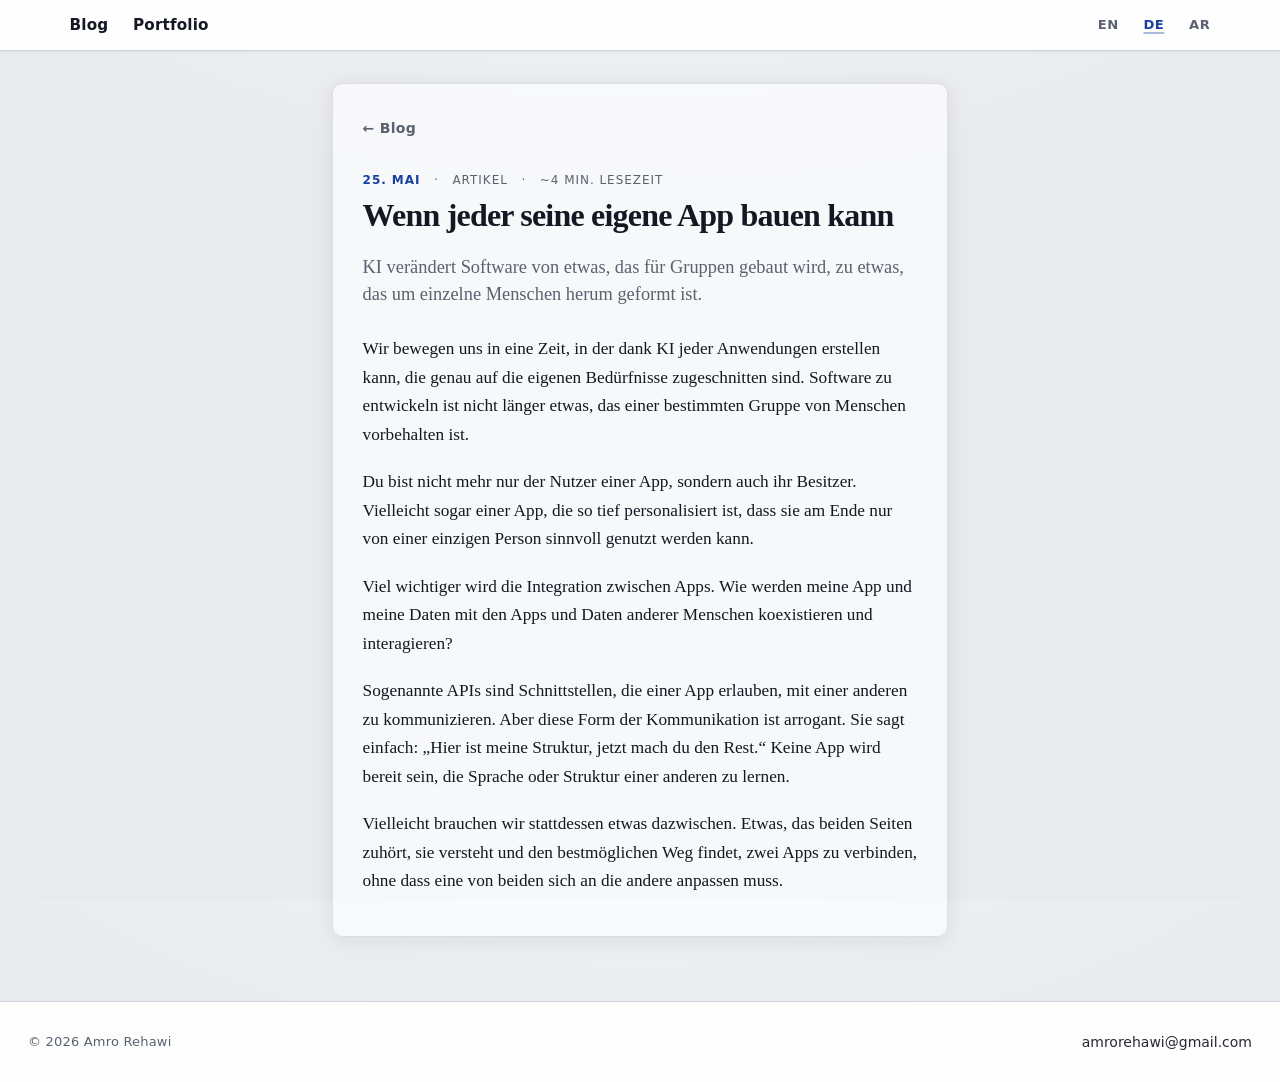
<file: article-personal-apps-de.html>
<!DOCTYPE html>
<html lang="de">
<head>
    <meta charset="UTF-8">
    <meta name="viewport" content="width=device-width, initial-scale=1.0">
    <meta name="description" content="Ein kurzer Artikel über KI, persönliche Software, APIs und zukünftige Integration zwischen Apps.">
    <meta name="theme-color" content="#e8eaee">
    <meta name="color-scheme" content="light">
    <title>Wenn jeder seine eigene App bauen kann — Amro Rehawi</title>
    <link rel="stylesheet" href="style.css?v=18">
</head>
<body>
    <a class="skip-link" href="#main">Zum Inhalt springen</a>
    <header class="site-header">
        <nav aria-label="Hauptnavigation">
            <ul class="site-nav">
                <li><a href="index-de.html">Blog</a></li>
                <li><a href="portfolio-de.html">Portfolio</a></li>
            </ul>
            <ul class="language-switcher" aria-label="Sprachauswahl">
                <li><a href="article-personal-apps.html">EN</a></li>
                <li><a href="article-personal-apps-de.html" aria-current="true">DE</a></li>
                <li><a href="article-personal-apps-ar.html">AR</a></li>
            </ul>
        </nav>
    </header>
    <main id="main" class="layout-inner readable">
        <article class="inner-panel">
            <a href="index-de.html" class="back-link">← Blog</a>
            <header>
                <p class="article-meta">
                    <strong><time datetime="2026-05-25">25. Mai</time></strong>
                    <span aria-hidden="true">·</span>
                    <span>Artikel</span>
                    <span aria-hidden="true">·</span>
                    <span>~4 Min. Lesezeit</span>
                </p>
                <h1 class="article-heading">Wenn jeder seine eigene App bauen kann</h1>
                <p class="article-intro">KI verändert Software von etwas, das für Gruppen gebaut wird, zu etwas, das um einzelne Menschen herum geformt ist.</p>
            </header>
            <div class="article-body">
                <p>Wir bewegen uns in eine Zeit, in der dank KI jeder Anwendungen erstellen kann, die genau auf die eigenen Bedürfnisse zugeschnitten sind. Software zu entwickeln ist nicht länger etwas, das einer bestimmten Gruppe von Menschen vorbehalten ist.</p>

                <p>Du bist nicht mehr nur der Nutzer einer App, sondern auch ihr Besitzer. Vielleicht sogar einer App, die so tief personalisiert ist, dass sie am Ende nur von einer einzigen Person sinnvoll genutzt werden kann.</p>

                <p>Viel wichtiger wird die Integration zwischen Apps. Wie werden meine App und meine Daten mit den Apps und Daten anderer Menschen koexistieren und interagieren?</p>

                <p>Sogenannte APIs sind Schnittstellen, die einer App erlauben, mit einer anderen zu kommunizieren. Aber diese Form der Kommunikation ist arrogant. Sie sagt einfach: „Hier ist meine Struktur, jetzt mach du den Rest.“ Keine App wird bereit sein, die Sprache oder Struktur einer anderen zu lernen.</p>

                <p>Vielleicht brauchen wir stattdessen etwas dazwischen. Etwas, das beiden Seiten zuhört, sie versteht und den bestmöglichen Weg findet, zwei Apps zu verbinden, ohne dass eine von beiden sich an die andere anpassen muss.</p>
            </div>
        </article>
    </main>
    <footer class="site-footer" aria-label="Seitenfuß">
        <small>© 2026 Amro Rehawi</small>
        <ul>
            <li><a href="#" rel="noopener noreferrer" aria-label="E-Mail">amrorehawi@gmail.com</a></li>
        </ul>
    </footer>
</body>
</html>
</file>
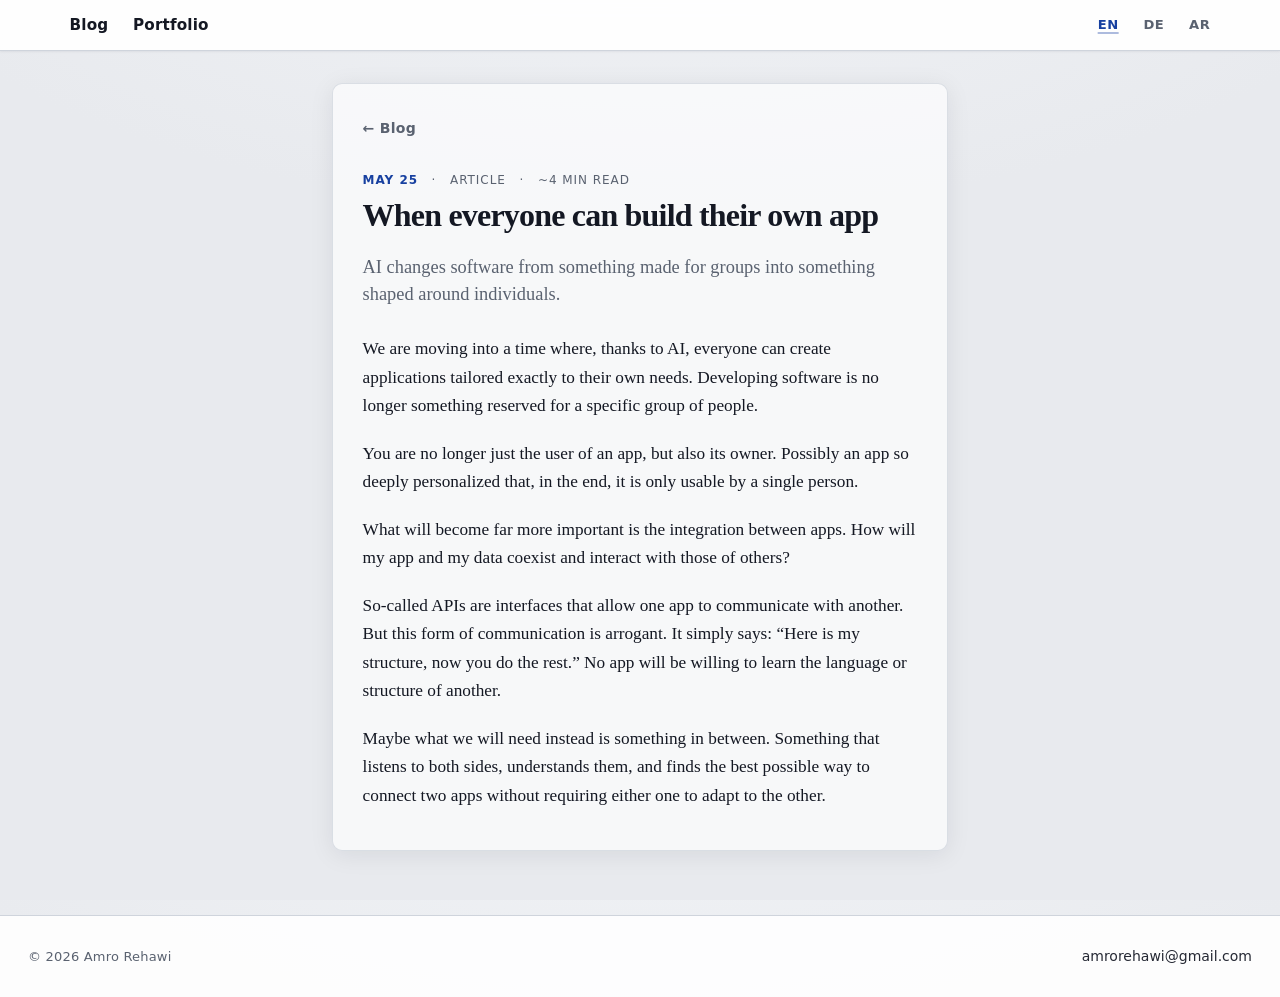
<file: article-personal-apps.html>
<!DOCTYPE html>
<html lang="en">
<head>
    <meta charset="UTF-8">
    <meta name="viewport" content="width=device-width, initial-scale=1.0">
    <meta name="description" content="A short article about AI, personal software, APIs, and future integration between apps.">
    <meta name="theme-color" content="#e8eaee">
    <meta name="color-scheme" content="light">
    <title>When everyone can build their own app — Amro Rehawi</title>
    <link rel="stylesheet" href="style.css?v=18">
</head>
<body>
    <a class="skip-link" href="#main">Skip to content</a>
    <header class="site-header">
        <nav aria-label="Primary navigation">
            <ul class="site-nav">
                <li><a href="index.html">Blog</a></li>
                <li><a href="portfolio.html">Portfolio</a></li>
            </ul>
            <ul class="language-switcher" aria-label="Language selection">
                <li><a href="article-personal-apps.html" aria-current="true">EN</a></li>
                <li><a href="article-personal-apps-de.html">DE</a></li>
                <li><a href="article-personal-apps-ar.html">AR</a></li>
            </ul>
        </nav>
    </header>
    <main id="main" class="layout-inner readable">
        <article class="inner-panel">
            <a href="index.html" class="back-link">← Blog</a>
            <header>
                <p class="article-meta">
                    <strong><time datetime="2026-05-25">May 25</time></strong>
                    <span aria-hidden="true">·</span>
                    <span>Article</span>
                    <span aria-hidden="true">·</span>
                    <span>~4 min read</span>
                </p>
                <h1 class="article-heading">When everyone can build their own app</h1>
                <p class="article-intro">AI changes software from something made for groups into something shaped around individuals.</p>
            </header>
            <div class="article-body">
                <p>We are moving into a time where, thanks to AI, everyone can create applications tailored exactly to their own needs. Developing software is no longer something reserved for a specific group of people.</p>

                <p>You are no longer just the user of an app, but also its owner. Possibly an app so deeply personalized that, in the end, it is only usable by a single person.</p>

                <p>What will become far more important is the integration between apps. How will my app and my data coexist and interact with those of others?</p>

                <p>So-called APIs are interfaces that allow one app to communicate with another. But this form of communication is arrogant. It simply says: “Here is my structure, now you do the rest.” No app will be willing to learn the language or structure of another.</p>

                <p>Maybe what we will need instead is something in between. Something that listens to both sides, understands them, and finds the best possible way to connect two apps without requiring either one to adapt to the other.</p>
            </div>
        </article>
    </main>
    <footer class="site-footer" aria-label="Site footer">
        <small>© 2026 Amro Rehawi</small>
        <ul>
            <li><a href="#" rel="noopener noreferrer" aria-label="email">amrorehawi@gmail.com</a></li>
        </ul>
    </footer>
</body>
</html>
</file>
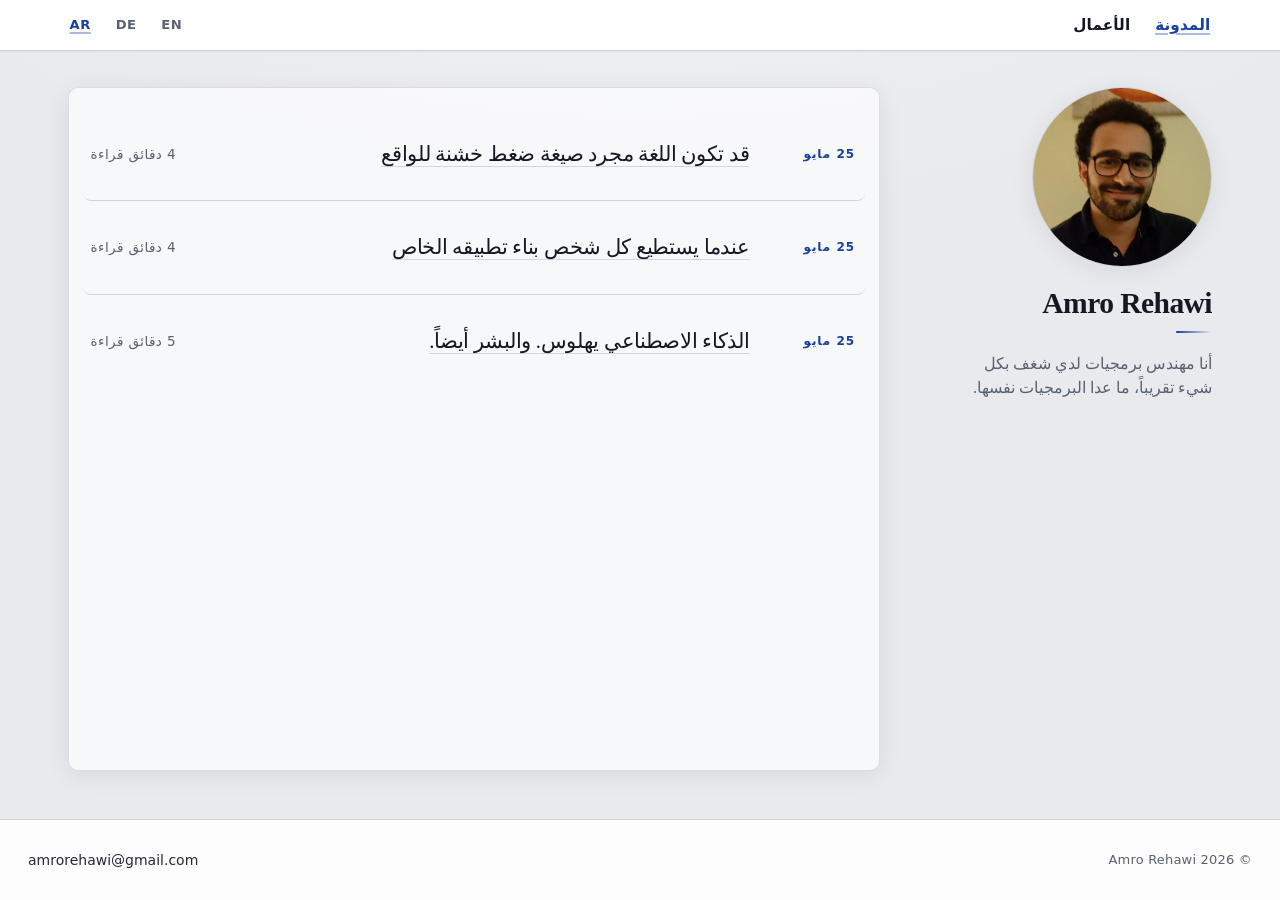
<file: index-ar.html>
<!DOCTYPE html>
<html lang="ar" dir="rtl">
<head>
    <meta charset="UTF-8">
    <meta name="viewport" content="width=device-width, initial-scale=1.0">
    <meta name="description" content="عمرو رحاوي — مهندس برمجيات. فهرس مدونة مع أحدث المقالات.">
    <meta name="theme-color" content="#e8eaee">
    <meta name="color-scheme" content="light">
    <title>Amro Rehawi</title>
    <link rel="stylesheet" href="style.css?v=18">
</head>
<body>
    <a class="skip-link" href="#main">تخطَّ إلى المحتوى</a>
    <header class="site-header">
        <nav aria-label="التنقل الرئيسي">
            <ul class="site-nav">
                <li><a href="index-ar.html" aria-current="page">المدونة</a></li>
                <li><a href="portfolio-ar.html">الأعمال</a></li>
            </ul>
            <ul class="language-switcher" aria-label="اختيار اللغة">
                <li><a href="index.html">EN</a></li>
                <li><a href="index-de.html">DE</a></li>
                <li><a href="index-ar.html" aria-current="true">AR</a></li>
            </ul>
        </nav>
    </header>
    <main id="main" class="layout-home">
        <aside id="author-section" aria-label="عن الكاتب">
            <img src="src/SelfPic.jpg" id="author-photo" width="180" height="180" alt="صورة عمرو رحاوي">
            <h1>Amro Rehawi</h1>
            <p class="tagline">أنا مهندس برمجيات لدي شغف بكل شيء تقريباً، ما عدا البرمجيات نفسها.</p>
        </aside>
        <div class="main-content">
            <h2 class="visually-hidden">أحدث المقالات</h2>
            <ul class="article-list">
                <li>
                    <span class="date">25 مايو</span>
                    <a href="article-digital-reality-ar.html">قد تكون اللغة مجرد صيغة ضغط خشنة للواقع</a>
                    <span class="time">4 دقائق قراءة</span>
                </li>
                <li>
                    <span class="date">25 مايو</span>
                    <a href="article-personal-apps-ar.html">عندما يستطيع كل شخص بناء تطبيقه الخاص</a>
                    <span class="time">4 دقائق قراءة</span>
                </li>
                <li>
                    <span class="date">25 مايو</span>
                    <a href="article-ai-hallucinations-ar.html">الذكاء الاصطناعي يهلوس. والبشر أيضاً.</a>
                    <span class="time">5 دقائق قراءة</span>
                </li>
            </ul>
        </div>
    </main>
    <footer class="site-footer" aria-label="تذييل الموقع">
        <small>© 2026 Amro Rehawi</small>
        <ul>
            <li><a href="#" rel="noopener noreferrer" aria-label="البريد الإلكتروني">amrorehawi@gmail.com</a></li>
        </ul>
    </footer>
</body>
</html>
</file>
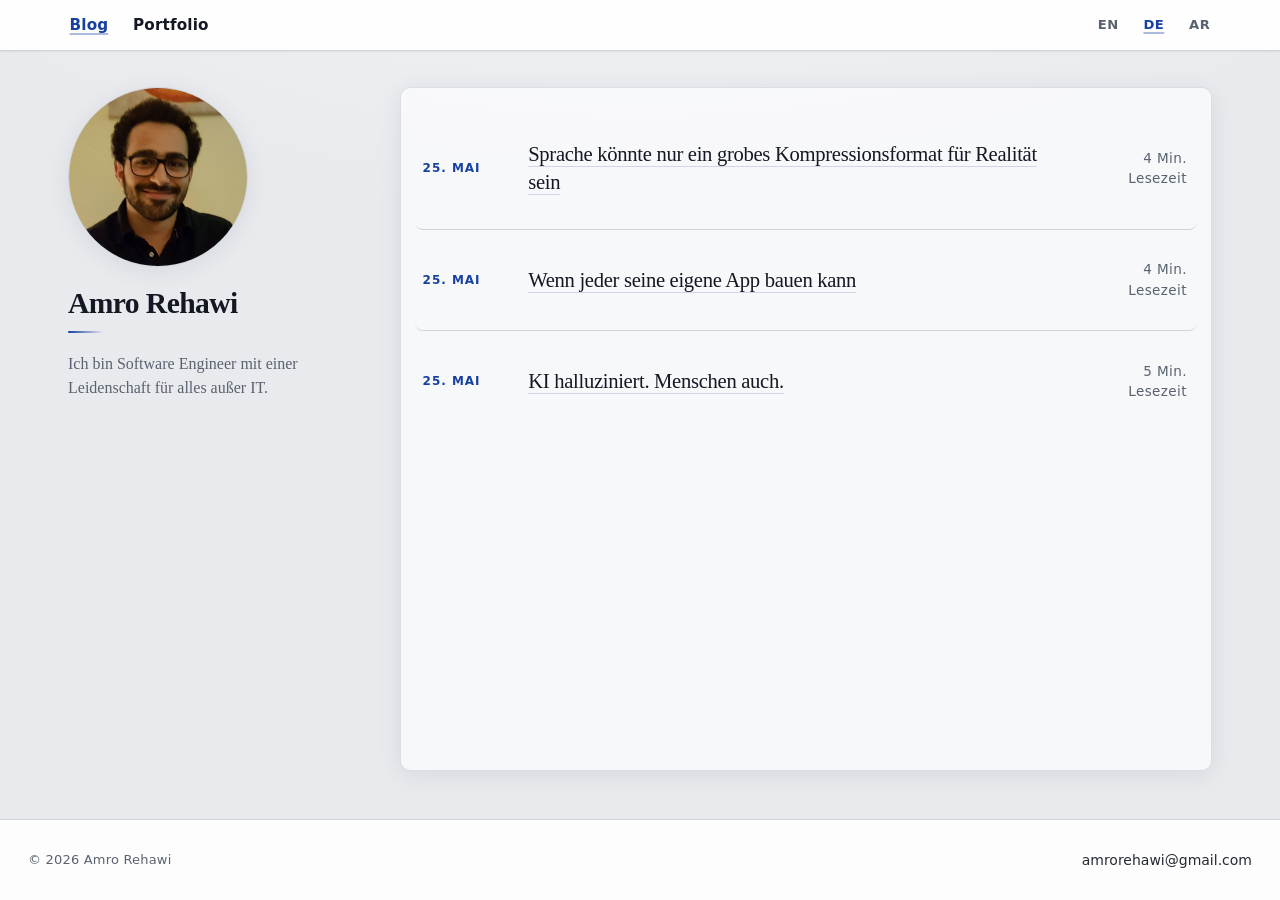
<file: index-de.html>
<!DOCTYPE html>
<html lang="de">
<head>
    <meta charset="UTF-8">
    <meta name="viewport" content="width=device-width, initial-scale=1.0">
    <meta name="description" content="Amro Rehawi — Software Engineer. Blog-Index mit aktuellen Beiträgen.">
    <meta name="theme-color" content="#e8eaee">
    <meta name="color-scheme" content="light">
    <title>Amro Rehawi</title>
    <link rel="stylesheet" href="style.css?v=18">
</head>
<body>
    <a class="skip-link" href="#main">Zum Inhalt springen</a>
    <header class="site-header">
        <nav aria-label="Hauptnavigation">
            <ul class="site-nav">
                <li><a href="index-de.html" aria-current="page">Blog</a></li>
                <li><a href="portfolio-de.html">Portfolio</a></li>
            </ul>
            <ul class="language-switcher" aria-label="Sprachauswahl">
                <li><a href="index.html">EN</a></li>
                <li><a href="index-de.html" aria-current="true">DE</a></li>
                <li><a href="index-ar.html">AR</a></li>
            </ul>
        </nav>
    </header>
    <main id="main" class="layout-home">
        <aside id="author-section" aria-label="Über den Autor">
            <img src="src/SelfPic.jpg" id="author-photo" width="180" height="180" alt="Portrait von Amro Rehawi">
            <h1>Amro Rehawi</h1>
            <p class="tagline">Ich bin Software Engineer mit einer Leidenschaft für alles außer IT.</p>
        </aside>
        <div class="main-content">
            <h2 class="visually-hidden">Aktuelle Beiträge</h2>
            <ul class="article-list">
                <li>
                    <span class="date">25. Mai</span>
                    <a href="article-digital-reality-de.html">Sprache könnte nur ein grobes Kompressionsformat für Realität sein</a>
                    <span class="time">4 Min. Lesezeit</span>
                </li>
                <li>
                    <span class="date">25. Mai</span>
                    <a href="article-personal-apps-de.html">Wenn jeder seine eigene App bauen kann</a>
                    <span class="time">4 Min. Lesezeit</span>
                </li>
                <li>
                    <span class="date">25. Mai</span>
                    <a href="article-ai-hallucinations-de.html">KI halluziniert. Menschen auch.</a>
                    <span class="time">5 Min. Lesezeit</span>
                </li>
            </ul>
        </div>
    </main>
    <footer class="site-footer" aria-label="Seitenfuß">
        <small>© 2026 Amro Rehawi</small>
        <ul>
            <li><a href="#" rel="noopener noreferrer" aria-label="E-Mail">amrorehawi@gmail.com</a></li>
        </ul>
    </footer>
</body>
</html>
</file>
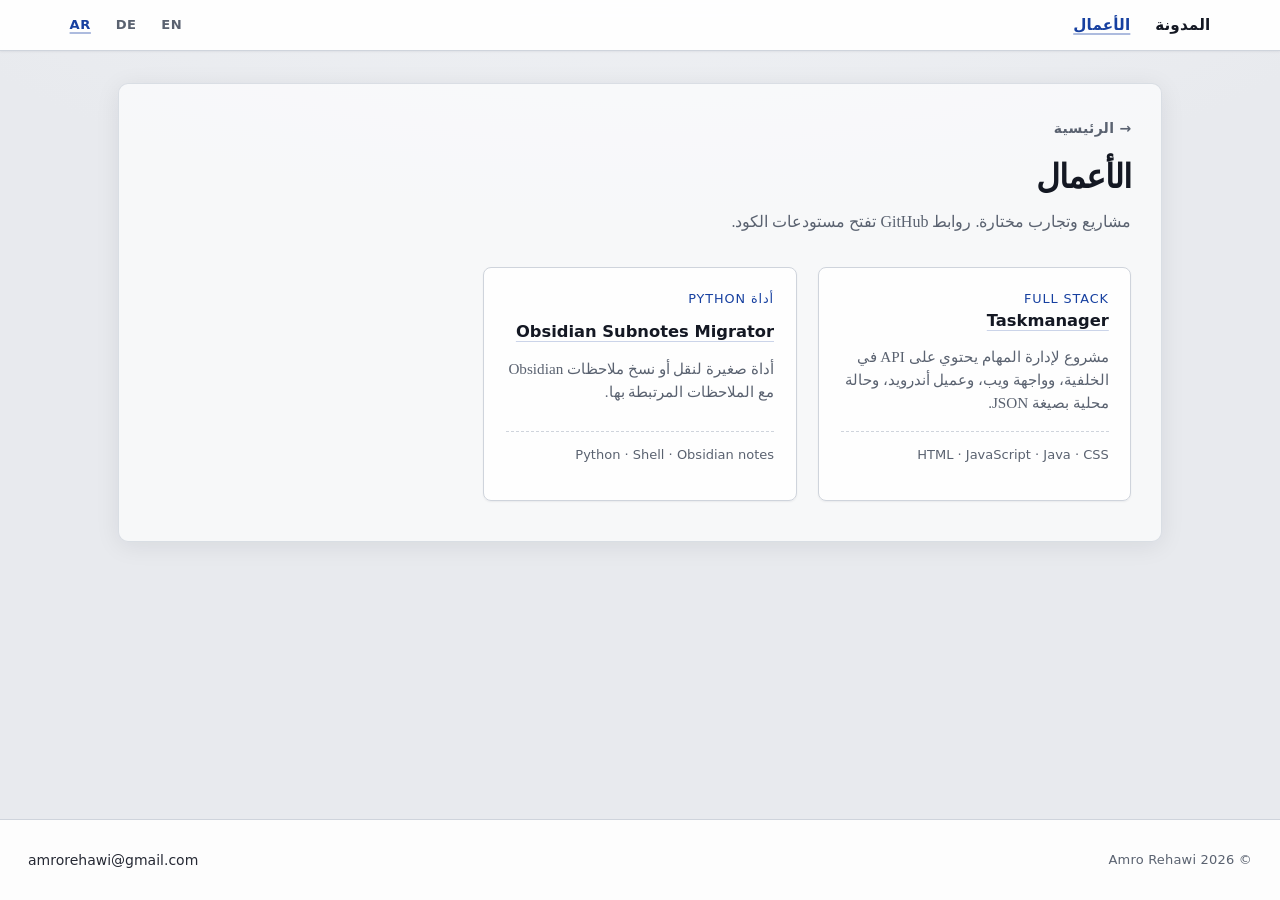
<file: portfolio-ar.html>
<!DOCTYPE html>
<html lang="ar" dir="rtl">
<head>
    <meta charset="UTF-8">
    <meta name="viewport" content="width=device-width, initial-scale=1.0">
    <meta name="description" content="مشاريع عمرو رحاوي، ومنها Taskmanager و Obsidian Subnotes Migrator.">
    <meta name="theme-color" content="#e8eaee">
    <meta name="color-scheme" content="light">
    <title>الأعمال — Amro Rehawi</title>
    <link rel="stylesheet" href="style.css?v=18">
</head>
<body>
    <a class="skip-link" href="#main">تخطَّ إلى المحتوى</a>
    <header class="site-header">
        <nav aria-label="التنقل الرئيسي">
            <ul class="site-nav">
                <li><a href="index-ar.html">المدونة</a></li>
                <li><a href="portfolio-ar.html" aria-current="page">الأعمال</a></li>
            </ul>
            <ul class="language-switcher" aria-label="اختيار اللغة">
                <li><a href="portfolio.html">EN</a></li>
                <li><a href="portfolio-de.html">DE</a></li>
                <li><a href="portfolio-ar.html" aria-current="true">AR</a></li>
            </ul>
        </nav>
    </header>
    <main id="main" class="layout-inner full-width">
        <section class="inner-panel" aria-labelledby="portfolio-heading">
            <a href="index-ar.html" class="back-link">→ الرئيسية</a>
            <h1 id="portfolio-heading" class="page-title">الأعمال</h1>
            <p class="page-intro">مشاريع وتجارب مختارة. روابط GitHub تفتح مستودعات الكود.</p>
            <div class="portfolio-grid">
                <article class="portfolio-card">
                    <span class="portfolio-card-role">Full Stack</span>
                    <h2 class="portfolio-card-title">
                        <a href="https://github.com/Amro9/Taskmanager.git" target="_blank" rel="noopener noreferrer">Taskmanager</a>
                    </h2>
                    <p class="portfolio-card-description">مشروع لإدارة المهام يحتوي على API في الخلفية، وواجهة ويب، وعميل أندرويد، وحالة محلية بصيغة JSON.</p>
                    <p class="portfolio-card-meta">HTML · JavaScript · Java · CSS</p>
                </article>
                <article class="portfolio-card">
                    <span class="portfolio-card-role">أداة Python</span>
                    <h2 class="portfolio-card-title">
                        <a href="https://github.com/Amro9/Obsidian_Subnotes_Migrator" target="_blank" rel="noopener noreferrer">Obsidian Subnotes Migrator</a>
                    </h2>
                    <p class="portfolio-card-description">أداة صغيرة لنقل أو نسخ ملاحظات Obsidian مع الملاحظات المرتبطة بها.</p>
                    <p class="portfolio-card-meta">Python · Shell · Obsidian notes</p>
                </article>
            </div>
        </section>
    </main>
    <footer class="site-footer" aria-label="تذييل الموقع">
        <small>© 2026 Amro Rehawi</small>
        <ul>
            <li><a href="#" rel="noopener noreferrer" aria-label="البريد الإلكتروني">amrorehawi@gmail.com</a></li>
        </ul>
    </footer>
</body>
</html>
</file>
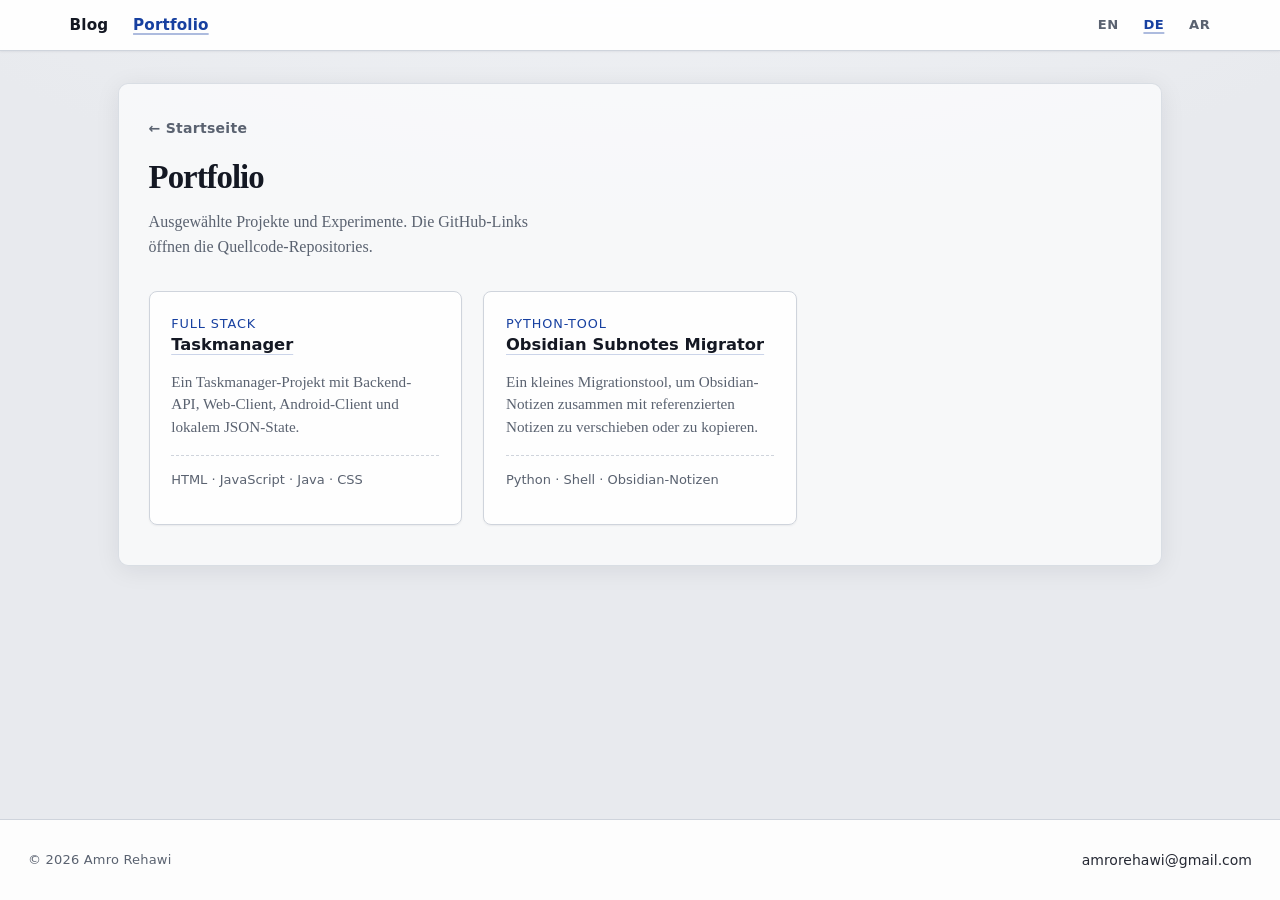
<file: portfolio-de.html>
<!DOCTYPE html>
<html lang="de">
<head>
    <meta charset="UTF-8">
    <meta name="viewport" content="width=device-width, initial-scale=1.0">
    <meta name="description" content="Portfolio-Projekte von Amro Rehawi, darunter Taskmanager und Obsidian Subnotes Migrator.">
    <meta name="theme-color" content="#e8eaee">
    <meta name="color-scheme" content="light">
    <title>Portfolio — Amro Rehawi</title>
    <link rel="stylesheet" href="style.css?v=18">
</head>
<body>
    <a class="skip-link" href="#main">Zum Inhalt springen</a>
    <header class="site-header">
        <nav aria-label="Hauptnavigation">
            <ul class="site-nav">
                <li><a href="index-de.html">Blog</a></li>
                <li><a href="portfolio-de.html" aria-current="page">Portfolio</a></li>
            </ul>
            <ul class="language-switcher" aria-label="Sprachauswahl">
                <li><a href="portfolio.html">EN</a></li>
                <li><a href="portfolio-de.html" aria-current="true">DE</a></li>
                <li><a href="portfolio-ar.html">AR</a></li>
            </ul>
        </nav>
    </header>
    <main id="main" class="layout-inner full-width">
        <section class="inner-panel" aria-labelledby="portfolio-heading">
            <a href="index-de.html" class="back-link">← Startseite</a>
            <h1 id="portfolio-heading" class="page-title">Portfolio</h1>
            <p class="page-intro">Ausgewählte Projekte und Experimente. Die GitHub-Links öffnen die Quellcode-Repositories.</p>
            <div class="portfolio-grid">
                <article class="portfolio-card">
                    <span class="portfolio-card-role">Full Stack</span>
                    <h2 class="portfolio-card-title">
                        <a href="https://github.com/Amro9/Taskmanager.git" target="_blank" rel="noopener noreferrer">Taskmanager</a>
                    </h2>
                    <p class="portfolio-card-description">Ein Taskmanager-Projekt mit Backend-API, Web-Client, Android-Client und lokalem JSON-State.</p>
                    <p class="portfolio-card-meta">HTML · JavaScript · Java · CSS</p>
                </article>
                <article class="portfolio-card">
                    <span class="portfolio-card-role">Python-Tool</span>
                    <h2 class="portfolio-card-title">
                        <a href="https://github.com/Amro9/Obsidian_Subnotes_Migrator" target="_blank" rel="noopener noreferrer">Obsidian Subnotes Migrator</a>
                    </h2>
                    <p class="portfolio-card-description">Ein kleines Migrationstool, um Obsidian-Notizen zusammen mit referenzierten Notizen zu verschieben oder zu kopieren.</p>
                    <p class="portfolio-card-meta">Python · Shell · Obsidian-Notizen</p>
                </article>
            </div>
        </section>
    </main>
    <footer class="site-footer" aria-label="Seitenfuß">
        <small>© 2026 Amro Rehawi</small>
        <ul>
            <li><a href="#" rel="noopener noreferrer" aria-label="E-Mail">amrorehawi@gmail.com</a></li>
        </ul>
    </footer>
</body>
</html>
</file>
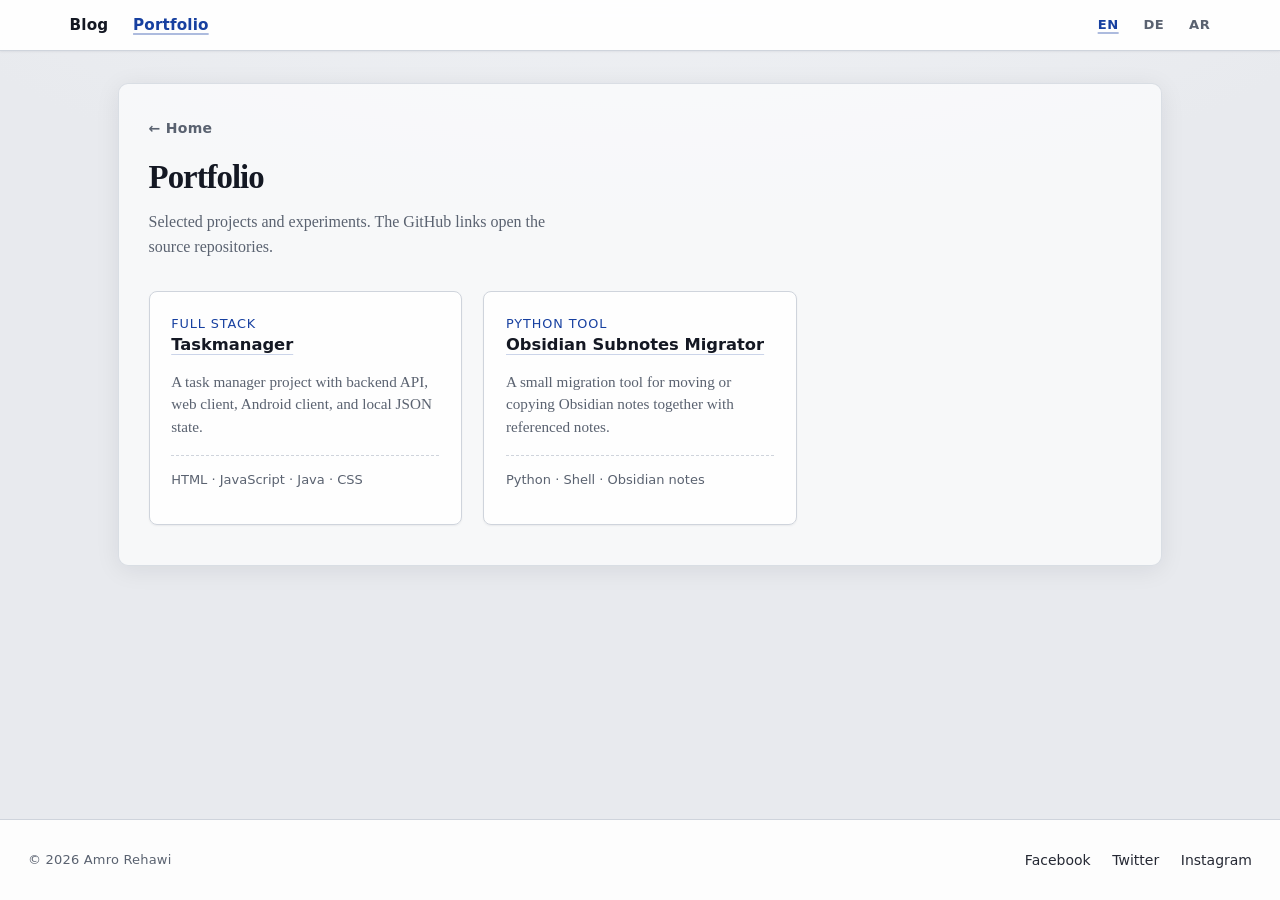
<file: portfolio.html>
<!DOCTYPE html>
<html lang="en">
<head>
    <meta charset="UTF-8">
    <meta name="viewport" content="width=device-width, initial-scale=1.0">
    <meta name="description" content="Portfolio projects by Amro Rehawi, including Taskmanager and Obsidian Subnotes Migrator.">
    <meta name="theme-color" content="#e8eaee">
    <meta name="color-scheme" content="light">
    <title>Portfolio — Amro Rehawi</title>
    <link rel="stylesheet" href="style.css?v=18">
</head>
<body>
    <a class="skip-link" href="#main">Skip to content</a>
    <header class="site-header">
        <nav aria-label="Primary navigation">
            <ul class="site-nav">
                <li><a href="index.html">Blog</a></li>
                <li><a href="portfolio.html" aria-current="page">Portfolio</a></li>
            </ul>
            <ul class="language-switcher" aria-label="Language selection">
                <li><a href="portfolio.html" aria-current="true">EN</a></li>
                <li><a href="portfolio-de.html">DE</a></li>
                <li><a href="portfolio-ar.html">AR</a></li>
            </ul>
        </nav>
    </header>
    <main id="main" class="layout-inner full-width">
        <section class="inner-panel" aria-labelledby="portfolio-heading">
            <a href="index.html" class="back-link">← Home</a>
            <h1 id="portfolio-heading" class="page-title">Portfolio</h1>
            <p class="page-intro">Selected projects and experiments. The GitHub links open the source repositories.</p>
            <div class="portfolio-grid">
                <article class="portfolio-card">
                    <span class="portfolio-card-role">Full stack</span>
                    <h2 class="portfolio-card-title">
                        <a href="https://github.com/Amro9/Taskmanager.git" target="_blank" rel="noopener noreferrer">Taskmanager</a>
                    </h2>
                    <p class="portfolio-card-description">A task manager project with backend API, web client, Android client, and local JSON state.</p>
                    <p class="portfolio-card-meta">HTML · JavaScript · Java · CSS</p>
                </article>
                <article class="portfolio-card">
                    <span class="portfolio-card-role">Python tool</span>
                    <h2 class="portfolio-card-title">
                        <a href="https://github.com/Amro9/Obsidian_Subnotes_Migrator" target="_blank" rel="noopener noreferrer">Obsidian Subnotes Migrator</a>
                    </h2>
                    <p class="portfolio-card-description">A small migration tool for moving or copying Obsidian notes together with referenced notes.</p>
                    <p class="portfolio-card-meta">Python · Shell · Obsidian notes</p>
                </article>
            </div>
        </section>
    </main>
    <footer class="site-footer" aria-label="Site footer">
        <small>© 2026 Amro Rehawi</small>
        <ul>
            <li><a href="#" rel="noopener noreferrer" aria-label="Facebook (demo)">Facebook</a></li>
            <li><a href="#" rel="noopener noreferrer" aria-label="Twitter / X (demo)">Twitter</a></li>
            <li><a href="#" rel="noopener noreferrer" aria-label="Instagram (demo)">Instagram</a></li>
        </ul>
    </footer>
</body>
</html>
</file>
<file: style.css>
/* v18 */

*,
*::before,
*::after {
  box-sizing: border-box;
}

:root {
  --bg: #e8eaee;
  --bg-subtle: #f2f4f7;
  --surface: #ffffff;
  --text: #141823;
  --muted: #5a6270;
  --accent: #1740a0;
  --accent-soft: rgb(23 64 160 / 0.12);
  --border: #cfd4dc;
  --radius-pill: 999px;
  --radius-md: 10px;
  --shadow-sm: 0 1px 2px rgb(17 22 34 / 0.06);
  --shadow-float: 0 4px 24px rgb(17 22 34 / 0.08);
  --space-nav: 0.8rem clamp(1rem, 4vw, 1.75rem);
  --space-main-inline: clamp(1rem, 4vw, 1.75rem);
  --font-serif: Georgia, "Times New Roman", Times, serif;
  --font-ui: system-ui, -apple-system, "Segoe UI", Roboto, Arial, sans-serif;
  --ease-out: cubic-bezier(0.22, 1, 0.36, 1);
  --t-fast: 0.18s;
  --t-med: 0.28s;
}

html {
  height: 100%;
  scroll-behavior: smooth;
}

@media (prefers-reduced-motion: reduce) {
  html {
    scroll-behavior: auto;
  }
}

body {
  position: relative;
  min-height: 100%;
  margin: 0;
  display: flex;
  flex-direction: column;
  background-color: var(--bg);
  background-image: radial-gradient(
    ellipse 120% 80% at 50% -20%,
    var(--bg-subtle),
    var(--bg) 55%
  );
  font-family: var(--font-serif);
  color: var(--text);
  line-height: 1.52;
  -webkit-font-smoothing: antialiased;
  text-rendering: optimizeLegibility;
}

::selection {
  background-color: var(--accent-soft);
  color: var(--text);
}

:where(a:focus-visible, button:focus-visible) {
  outline: 2px solid var(--accent);
  outline-offset: 3px;
  border-radius: 3px;
}

.skip-link {
  position: absolute;
  top: 0;
  left: 50%;
  z-index: 100;
  padding: 0.45rem 0.9rem;
  font-family: var(--font-ui);
  font-size: 0.8125rem;
  font-weight: 600;
  color: var(--surface);
  background-color: var(--accent);
  border-radius: 0 0 var(--radius-md) var(--radius-md);
  text-decoration: none;
  translate: -50% -120%;
  transition: translate var(--t-fast) var(--ease-out);
}

.skip-link:focus {
  outline: none;
}

.skip-link:focus-visible {
  outline: 2px solid var(--surface);
  outline-offset: 2px;
  translate: -50% 0;
}

img {
  max-width: 100%;
  height: auto;
}

@media (prefers-reduced-motion: reduce) {
  .skip-link {
    transition: none;
  }
}

.site-header {
  position: sticky;
  top: 0;
  z-index: 20;
  background-color: rgb(255 255 255 / 0.92);
  backdrop-filter: blur(10px);
  -webkit-backdrop-filter: blur(10px);
  border-bottom: 1px solid var(--border);
  box-shadow: var(--shadow-sm);
}

.site-header nav {
  display: flex;
  flex-wrap: wrap;
  justify-content: space-between;
  align-items: center;
  gap: 1rem;
  max-width: 1200px;
  margin-inline: auto;
  padding: var(--space-nav);
  width: 100%;
}

.site-header ul {
  display: flex;
  flex-wrap: wrap;
  justify-content: flex-end;
  gap: 0.35rem 1.35rem;
  list-style: none;
  margin: 0;
  padding: 0;
}

.site-header a {
  font-family: var(--font-ui);
  text-decoration: none;
  color: var(--text);
  font-size: 0.95rem;
  font-weight: 600;
  letter-spacing: 0.01em;
  padding: 0.35rem 0.1rem;
  border-radius: var(--radius-pill);
  transition:
    color var(--t-fast) var(--ease-out),
    opacity var(--t-fast) var(--ease-out),
    transform var(--t-fast) var(--ease-out),
    box-shadow var(--t-fast) var(--ease-out);
}

.site-header a:hover {
  color: var(--accent);
}

.language-switcher {
  font-family: var(--font-ui);
  font-size: 0.82rem;
}

.language-switcher a {
  color: var(--muted);
  font-size: inherit;
  font-weight: 650;
  letter-spacing: 0.04em;
  text-transform: uppercase;
}

.language-switcher a[aria-current="true"] {
  color: var(--accent);
  text-decoration: underline;
  text-decoration-color: rgb(23 64 160 / 0.35);
  text-decoration-thickness: 2px;
  text-underline-offset: 0.24em;
}

[dir="rtl"] body {
  font-family: Georgia, "Times New Roman", "Amiri", serif;
}

[dir="rtl"] .site-header nav,
[dir="rtl"] .site-footer,
[dir="rtl"] main.layout-home,
[dir="rtl"] .article-list li,
[dir="rtl"] .article-meta {
  direction: rtl;
}

[dir="rtl"] .article-list li::after {
  right: 0.25rem;
  left: auto;
}

[dir="rtl"] .time {
  text-align: left;
}

@media (prefers-reduced-motion: no-preference) {
  .site-header a:active {
    transform: scale(0.98);
  }
}

main {
  flex: 1;
  width: 100%;
}

#main {
  scroll-margin-top: clamp(4rem, 10vw, 5.75rem);
}

main.layout-home {
  display: flex;
  gap: clamp(1.25rem, 3vw, 2rem);
  padding: clamp(1.25rem, 4vw, 2.25rem) var(--space-main-inline)
    clamp(2rem, 5vw, 3rem);
  max-width: 1200px;
  margin-inline: auto;
}

#author-section {
  width: min(300px, 100%);
  flex-shrink: 0;
  padding: 0.25rem clamp(0, 2vw, 0.65rem);
  align-self: flex-start;
}

#author-photo {
  display: block;
  width: 180px;
  max-width: min(180px, 72vw);
  height: auto;
  aspect-ratio: 1;
  border-radius: var(--radius-pill);
  object-fit: cover;
  border: 1px solid var(--border);
  box-shadow: var(--shadow-float);
}

@media (prefers-reduced-motion: no-preference) {
  #author-photo {
    transition:
      transform var(--t-med) var(--ease-out),
      box-shadow var(--t-med) var(--ease-out);
  }

  #author-photo:hover {
    transform: translateY(-2px) scale(1.02);
    box-shadow: var(--shadow-float), 0 0 0 3px var(--accent-soft);
  }
}

#author-section h1 {
  margin: 1.25rem 0 0.45rem;
  font-size: clamp(1.42rem, 2.8vw, 1.85rem);
  line-height: 1.14;
  font-weight: 600;
  letter-spacing: -0.02em;
}

#author-section h1::after {
  content: "";
  display: block;
  width: 2.25rem;
  height: 2px;
  margin-top: 0.65rem;
  border-radius: 1px;
  background: linear-gradient(90deg, var(--accent), transparent);
}

#author-section .tagline {
  margin: 0;
  padding-top: 0.75rem;
  color: var(--muted);
  font-size: clamp(0.9125rem, 1.5vw, 1rem);
  max-width: 30ch;
  line-height: 1.5;
}

.main-content {
  flex: 1;
  min-width: 0;
  background-color: rgb(255 255 255 / 0.65);
  border: 1px solid rgb(207 212 220 / 0.75);
  border-radius: var(--radius-md);
  box-shadow: var(--shadow-float);
  padding: clamp(0.75rem, 2vw, 1.25rem) clamp(0.75rem, 2.5vw, 1.5rem)
    clamp(0.35rem, 1.5vw, 0.75rem);
}

.visually-hidden {
  position: absolute;
  clip-path: inset(50%);
  width: 1px;
  height: 1px;
  overflow: hidden;
  white-space: nowrap;
  border: 0;
  padding: 0;
  margin: -1px;
}

.article-list {
  list-style: none;
  margin: 0;
  padding: 0;
  max-width: 100%;
}

.article-list li {
  position: relative;
  display: flex;
  align-items: center;
  gap: 1.25rem clamp(1rem, 2.5vw, 1.75rem);
  padding: clamp(1.15rem, 3vw, 1.85rem) 0.65rem clamp(1.15rem, 3vw, 1.85rem)
    0.5rem;
  margin-inline: -0.65rem;
  border-radius: 8px;
  border-bottom: 1px solid var(--border);
  transition:
    background-color var(--t-med) var(--ease-out),
    box-shadow var(--t-med) var(--ease-out);
}

.article-list li:last-child {
  border-bottom: none;
}

.article-list li::after {
  content: "";
  position: absolute;
  left: 0.25rem;
  top: 50%;
  transform: translateY(-50%) scaleY(0);
  transform-origin: center center;
  width: 3px;
  height: calc(100% - 1.75rem);
  border-radius: 2px;
  background: var(--accent);
  opacity: 0;
  transition:
    transform var(--t-med) var(--ease-out),
    opacity var(--t-fast) var(--ease-out);
}

@media (prefers-reduced-motion: reduce) {
  .article-list li::after {
    transition: none;
  }
}

.article-list li:hover {
  background-color: rgb(255 255 255 / 0.85);
}

@media (prefers-reduced-motion: no-preference) {
  .article-list li:hover::after {
    transform: translateY(-50%) scaleY(1);
    opacity: 1;
  }

  .article-list li:active {
    background-color: rgb(248 249 251 / 0.95);
  }
}

.article-list li:focus-within::after {
  opacity: 0.35;
  transform: translateY(-50%) scaleY(0.92);
}

.date {
  width: 4.85rem;
  flex-shrink: 0;
  color: var(--accent);
  font-family: var(--font-ui);
  font-weight: 650;
  font-size: 0.75rem;
  letter-spacing: 0.08em;
  text-transform: uppercase;
  line-height: 1.2;
}

.article-list a {
  flex: 1;
  min-width: 0;
  padding-block: 0.15rem;
  text-decoration: underline;
  text-decoration-color: rgb(26 61 148 / 0.18);
  text-decoration-thickness: 1px;
  text-underline-offset: 0.22em;
  color: var(--text);
  font-weight: 500;
  letter-spacing: -0.015em;
  font-size: clamp(1rem, 2.05vw, 1.29rem);
  line-height: 1.38;
  transition:
    color var(--t-fast) var(--ease-out),
    text-decoration-color var(--t-fast) var(--ease-out);
}

.article-list a:hover {
  color: var(--accent);
  text-decoration-color: rgb(23 64 160 / 0.45);
}

.time {
  width: 5.75rem;
  flex-shrink: 0;
  text-align: right;
  font-family: var(--font-ui);
  font-size: 0.8475rem;
  font-variant-numeric: tabular-nums;
  letter-spacing: 0.03em;
  color: var(--muted);
}

.site-footer {
  display: flex;
  flex-wrap: wrap;
  justify-content: space-between;
  align-items: center;
  gap: 1rem 1.5rem;
  width: 100%;
  padding: var(--space-nav);
  padding-block: max(1rem, 0.95rem + 1vw);
  background-color: rgb(255 255 255 / 0.9);
  border-top: 1px solid var(--border);
  margin-top: auto;
}

.site-footer small {
  font-family: var(--font-ui);
  font-size: 0.8125rem;
  color: var(--muted);
  letter-spacing: 0.015em;
}

.site-footer ul {
  display: flex;
  flex-wrap: wrap;
  gap: 0.85rem 1.35rem;
  list-style: none;
  margin: 0;
  padding: 0;
}

.site-footer a {
  font-family: var(--font-ui);
  text-decoration: none;
  color: var(--text);
  font-size: 0.875rem;
  font-weight: 500;
  padding: 0.2rem 0;
  opacity: 0.92;
  transition:
    color var(--t-fast) var(--ease-out),
    opacity var(--t-fast) var(--ease-out);
}

.site-footer a:hover {
  color: var(--accent);
  opacity: 1;
}

@media print {
  .site-header,
  .site-footer {
    box-shadow: none;
    backdrop-filter: none;
  }

  .site-header {
    position: relative;
  }

  main.layout-home {
    max-width: none;
  }

  .main-content {
    box-shadow: none;
    border: 1px solid #ccc;
  }

  .inner-panel {
    box-shadow: none;
    border: 1px solid #ccc;
  }

  body {
    background: #fff;
  }
}

@media (max-width: 768px) {
  .site-header nav {
    justify-content: center;
  }

  .site-header ul {
    justify-content: center;
  }

  main.layout-home {
    flex-direction: column;
    padding-top: clamp(1rem, 3vw, 1.35rem);
  }

  #author-section {
    width: 100%;
    text-align: center;
  }

  #author-section h1::after {
    margin-inline: auto;
  }

  #author-photo {
    margin-inline: auto;
  }

  #author-section .tagline {
    margin-inline: auto;
    max-width: 36ch;
  }

  .article-list li {
    flex-direction: column;
    align-items: flex-start;
    gap: 0.55rem;
    padding: 1.2rem 0.85rem;
    margin-inline: -0.35rem;
  }

  .article-list li::after {
    left: 0.15rem;
    height: calc(100% - 1rem);
  }

  .time {
    width: auto;
    text-align: left;
  }

  .site-footer {
    flex-direction: column;
    justify-content: center;
    text-align: center;
    padding-inline: clamp(1rem, 5vw, 1.75rem);
  }

  .site-footer ul {
    justify-content: center;
  }

  main.layout-inner {
    padding-bottom: clamp(1.75rem, 5vw, 2.5rem);
  }

  .inner-panel {
    padding-left: clamp(0.9rem, 3.8vw, 1.65rem);
    padding-right: clamp(0.9rem, 3.8vw, 1.65rem);
  }
}

/* Article + portfolio inner pages */

.site-header a[aria-current="page"] {
  color: var(--accent);
  text-underline-offset: 0.2em;
  text-decoration-thickness: 2px;
  text-decoration-line: underline;
  text-decoration-color: rgb(23 64 160 / 0.35);
}

main.layout-inner {
  flex: 1;
  margin-inline: auto;
  padding: clamp(1.25rem, 4vw, 2rem) var(--space-main-inline)
    clamp(2.5rem, 6vw, 4rem);
}

.layout-inner.full-width {
  max-width: 1100px;
  width: 100%;
}

.layout-inner.readable {
  max-width: min(42rem, 100%);
  width: 100%;
}

.inner-panel {
  background-color: rgb(255 255 255 / 0.65);
  border: 1px solid rgb(207 212 220 / 0.75);
  border-radius: var(--radius-md);
  box-shadow: var(--shadow-float);
  padding: clamp(1.35rem, 3.5vw, 2rem) clamp(1.05rem, 3.5vw, 1.85rem)
    clamp(1.85rem, 4vw, 2.5rem);
}

.back-link {
  display: inline-block;
  margin: 0 0 1.25rem;
  font-family: var(--font-ui);
  font-size: 0.875rem;
  font-weight: 600;
  text-decoration: none;
  color: var(--muted);
  letter-spacing: 0.02em;
  transition: color var(--t-fast) var(--ease-out);
}

.back-link:hover {
  color: var(--accent);
}

.article-meta {
  display: flex;
  flex-wrap: wrap;
  align-items: baseline;
  gap: 0.35rem 0.85rem;
  margin-bottom: 0.5rem;
  font-family: var(--font-ui);
  font-size: 0.75rem;
  color: var(--muted);
  text-transform: uppercase;
  letter-spacing: 0.08em;
}

.article-meta strong {
  color: var(--accent);
  font-weight: 650;
}

.article-meta strong time {
  font-weight: inherit;
  font-variant-numeric: tabular-nums;
}

.article-heading {
  margin: 0 0 1.75rem;
  font-size: clamp(1.5rem, 4.2vw, 2rem);
  line-height: 1.14;
  font-weight: 600;
  letter-spacing: -0.025em;
}

.article-intro {
  font-size: clamp(1.02rem, 2vw, 1.15rem);
  color: var(--muted);
  margin: -0.5rem 0 1.65rem;
  line-height: 1.5;
}

.article-body {
  font-size: clamp(1rem, 1.8vw, 1.08rem);
  line-height: 1.65;
}

.article-body p {
  margin: 0 0 1.1em;
}

.article-body p:last-child {
  margin-bottom: 0;
}

.article-body ol,
.article-body ul {
  margin: 0 0 1.2rem;
  padding-left: 1.4rem;
}

.article-body li {
  padding-left: 0.25rem;
}

.article-body li::marker {
  color: var(--accent);
  font-family: var(--font-ui);
  font-weight: 700;
}

.article-body h2 {
  margin: 1.85rem 0 0.65rem;
  font-size: clamp(1.08rem, 2.5vw, 1.22rem);
  font-weight: 600;
  letter-spacing: -0.02em;
  font-family: var(--font-ui);
}

.page-title {
  margin: 0 0 0.85rem;
  font-size: clamp(1.6rem, 4vw, 2.05rem);
  line-height: 1.15;
  font-weight: 600;
  letter-spacing: -0.03em;
}

.page-intro {
  margin: 0 0 2rem;
  max-width: 52ch;
  color: var(--muted);
  line-height: 1.52;
}

.portfolio-grid {
  display: grid;
  gap: clamp(1rem, 3vw, 1.35rem);
  grid-template-columns: repeat(auto-fill, minmax(min(260px, 100%), 1fr));
}

.portfolio-card {
  display: flex;
  flex-direction: column;
  min-height: 10rem;
  padding: clamp(1.1rem, 2.8vw, 1.35rem);
  border-radius: 8px;
  border: 1px solid var(--border);
  background-color: rgb(255 255 255 / 0.88);
  box-shadow: var(--shadow-sm);
  transition:
    transform var(--t-med) var(--ease-out),
    box-shadow var(--t-med) var(--ease-out);
}

@media (prefers-reduced-motion: no-preference) {
  .portfolio-card:hover {
    transform: translateY(-3px);
    box-shadow: var(--shadow-float);
  }
}

.portfolio-card-title {
  margin: 0 0 0.45rem;
  font-family: var(--font-ui);
  font-size: 1.02rem;
  font-weight: 650;
}

.portfolio-card-title a {
  color: var(--text);
  text-decoration: underline;
  text-decoration-color: rgb(23 64 160 / 0.22);
  text-decoration-thickness: 1px;
  text-underline-offset: 0.22em;
  transition:
    color var(--t-fast) var(--ease-out),
    text-decoration-color var(--t-fast) var(--ease-out);
}

.portfolio-card-title a:hover {
  color: var(--accent);
  text-decoration-color: rgb(23 64 160 / 0.55);
}

.portfolio-card-role {
  margin: 0 0 auto;
  font-family: var(--font-ui);
  font-size: 0.8rem;
  text-transform: uppercase;
  letter-spacing: 0.07em;
  color: var(--accent);
}

.portfolio-card-description {
  margin: 0.35rem 0 auto;
  color: var(--muted);
  font-size: 0.95rem;
  line-height: 1.5;
}

.portfolio-card-meta {
  margin-top: 1rem;
  padding-top: 0.85rem;
  border-top: 1px dashed var(--border);
  font-family: var(--font-ui);
  font-size: 0.8125rem;
  color: var(--muted);
}
</file>
